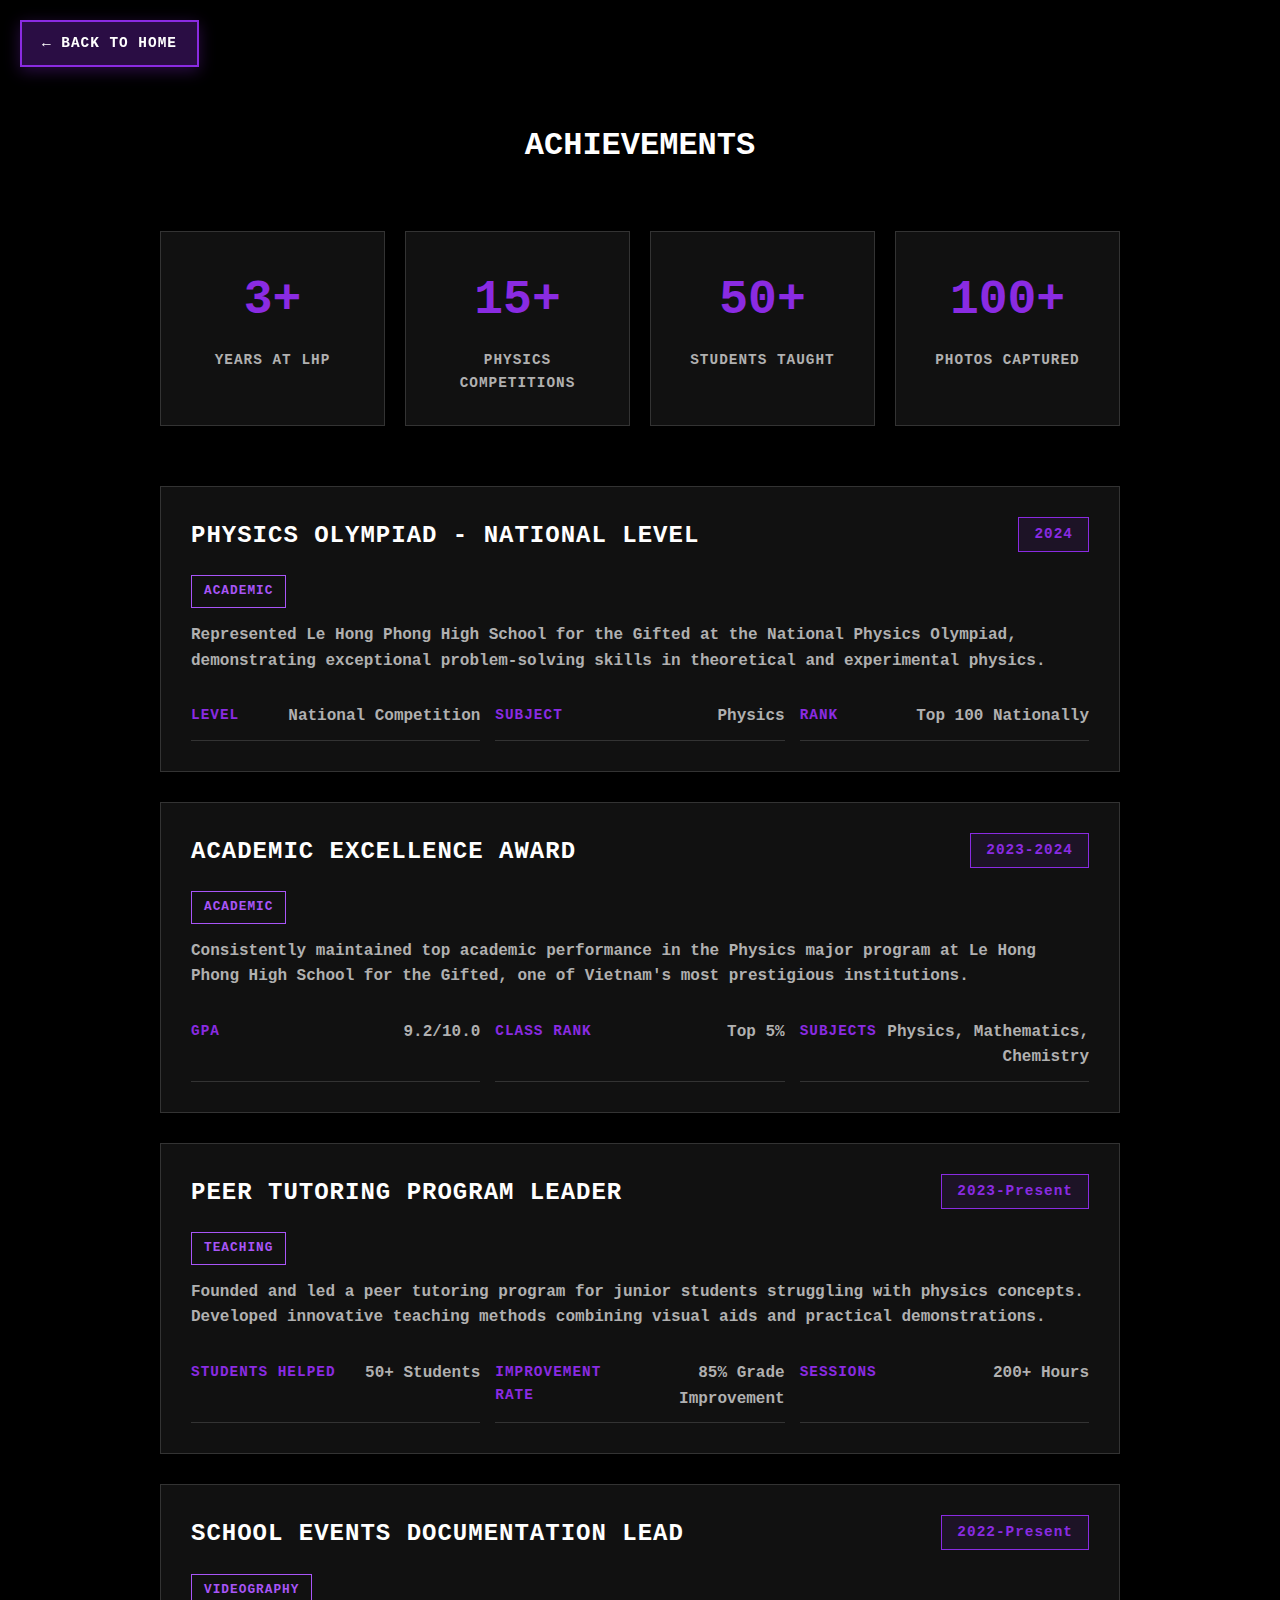
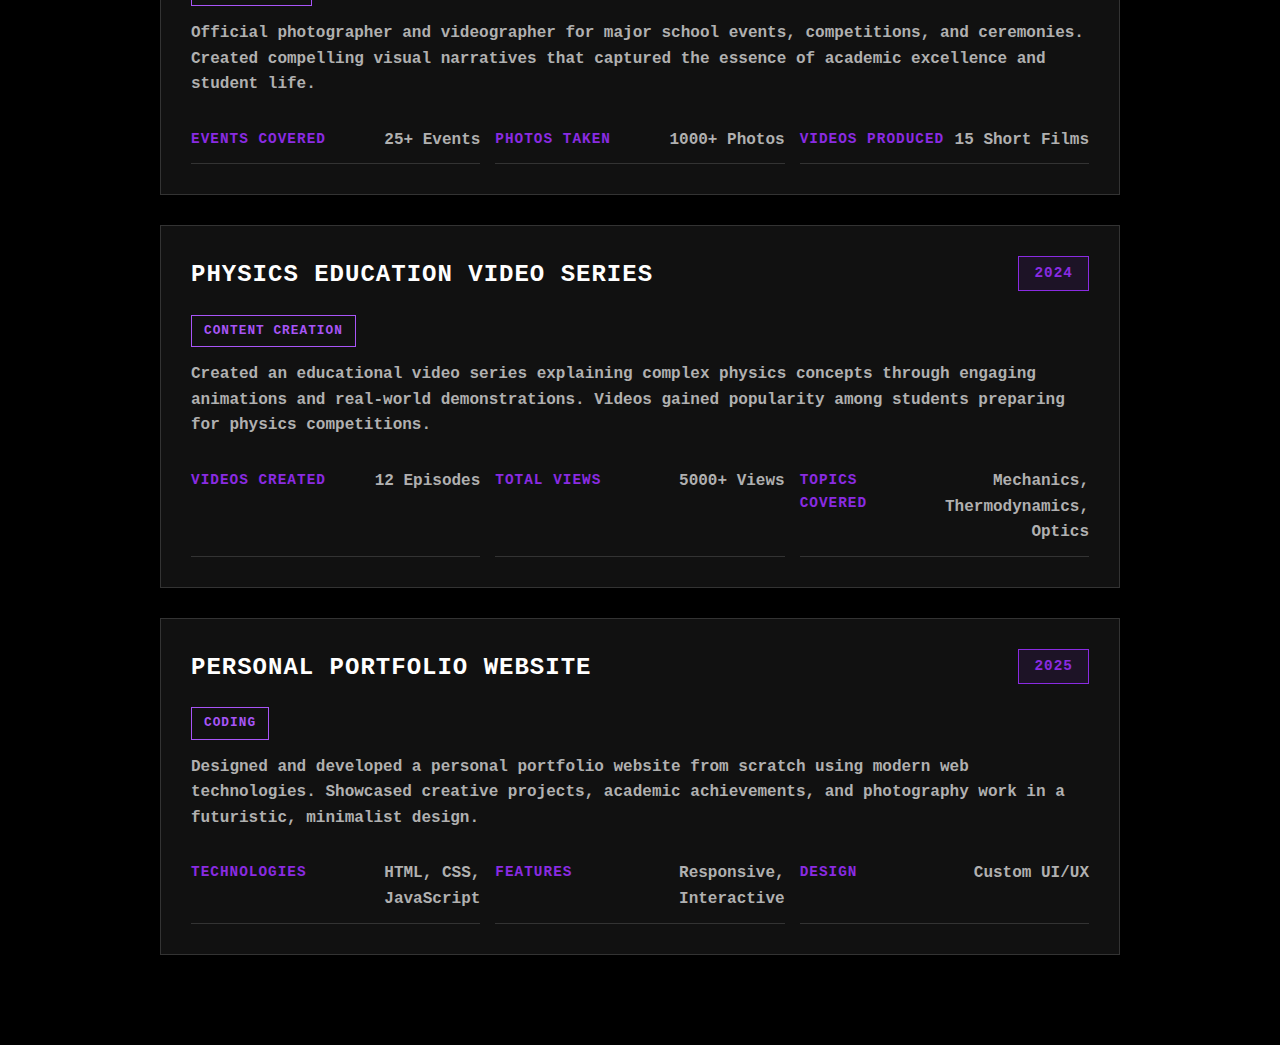
<file: achievements.html>
<!DOCTYPE html>
<html lang="en">
<head>
    <meta charset="UTF-8">
    <meta name="viewport" content="width=device-width, initial-scale=1.0">
    <title>Achievements - Tuan Hung</title>
    <link rel="stylesheet" href="style.css">
    <style>
        .achievement-card {
            background: var(--secondary-bg);
            border: 1px solid var(--border-color);
            padding: 30px;
            margin-bottom: 30px;
            transition: all 0.3s ease;
            position: relative;
            overflow: hidden;
        }

        .achievement-card::before {
            content: '';
            position: absolute;
            top: 0;
            left: -100%;
            width: 100%;
            height: 3px;
            background: linear-gradient(90deg, var(--accent-purple), var(--light-purple));
            transition: left 0.3s ease;
        }

        .achievement-card:hover::before {
            left: 0;
        }

        .achievement-card:hover {
            transform: translateY(-5px);
            border-color: var(--accent-purple);
            box-shadow: 0 15px 35px rgba(138, 43, 226, 0.2);
        }

        .achievement-header {
            display: flex;
            justify-content: space-between;
            align-items: flex-start;
            margin-bottom: 20px;
            flex-wrap: wrap;
            gap: 15px;
        }

        .achievement-title {
            font-size: 1.5rem;
            color: var(--text-white);
            letter-spacing: 1px;
            margin: 0;
        }

        .achievement-date {
            color: var(--accent-purple);
            font-size: 0.9rem;
            letter-spacing: 1px;
            background: rgba(138, 43, 226, 0.1);
            padding: 5px 15px;
            border: 1px solid var(--accent-purple);
        }

        .achievement-category {
            display: inline-block;
            background: transparent;
            border: 1px solid var(--light-purple);
            color: var(--light-purple);
            padding: 5px 12px;
            font-size: 0.8rem;
            letter-spacing: 1px;
            margin-bottom: 15px;
        }

        .achievement-description {
            color: var(--text-gray);
            line-height: 1.6;
            margin-bottom: 20px;
        }

        .achievement-details {
            display: grid;
            grid-template-columns: repeat(auto-fit, minmax(200px, 1fr));
            gap: 15px;
            margin-top: 20px;
        }

        .detail-item {
            display: flex;
            justify-content: space-between;
            padding: 10px 0;
            border-bottom: 1px solid var(--border-color);
        }

        .detail-label {
            color: var(--accent-purple);
            font-size: 0.9rem;
            letter-spacing: 1px;
        }

        .detail-value {
            color: var(--text-gray);
            text-align: right;
        }

        .page-nav {
            position: fixed;
            top: 20px;
            left: 20px;
            z-index: 1000;
        }

        .back-button {
            background: rgba(138, 43, 226, 0.3);
            border: 2px solid var(--accent-purple);
            color: var(--text-white);
            padding: 10px 20px;
            font-size: 0.9rem;
            letter-spacing: 1px;
            cursor: pointer;
            transition: all 0.3s ease;
            font-family: inherit;
            text-decoration: none;
            display: inline-block;
            backdrop-filter: blur(10px);
            box-shadow: 0 4px 15px rgba(138, 43, 226, 0.3);
        }

        .back-button:hover {
            background: var(--accent-purple);
            color: var(--text-white);
            transform: translateY(-2px);
            box-shadow: 0 6px 20px rgba(138, 43, 226, 0.4);
        }

        .achievements-container {
            max-width: 1000px;
            margin: 0 auto;
            padding: 120px 20px 60px;
        }

        .stats-grid {
            display: grid;
            grid-template-columns: repeat(auto-fit, minmax(200px, 1fr));
            gap: 20px;
            margin-bottom: 60px;
        }

        .stat-card {
            background: var(--secondary-bg);
            border: 1px solid var(--border-color);
            padding: 30px 20px;
            text-align: center;
            transition: all 0.3s ease;
        }

        .stat-card:hover {
            border-color: var(--accent-purple);
            transform: translateY(-3px);
        }

        .stat-number {
            font-size: 3rem;
            color: var(--accent-purple);
            font-weight: bold;
            margin-bottom: 10px;
        }

        .stat-label {
            color: var(--text-gray);
            letter-spacing: 1px;
            text-transform: uppercase;
            font-size: 0.9rem;
        }

        /* Mobile optimizations for achievements page */
        @media (max-width: 768px) {
            .achievements-container {
                padding: 100px 25px 50px;
            }
            
            .page-nav {
                top: 15px;
                left: 15px;
            }
            
            .back-button {
                padding: 8px 16px;
                font-size: 0.8rem;
                box-shadow: 0 3px 12px rgba(138, 43, 226, 0.4);
            }
            
            .stats-grid {
                grid-template-columns: repeat(2, 1fr);
                gap: 15px;
                margin-bottom: 40px;
            }
            
            .stat-card {
                padding: 20px 15px;
            }
            
            .stat-number {
                font-size: 2.5rem;
            }
            
            .stat-label {
                font-size: 0.8rem;
            }
            
            .achievement-card {
                padding: 20px;
                margin-bottom: 20px;
            }
            
            .achievement-header {
                flex-direction: column;
                gap: 10px;
                align-items: flex-start;
            }
            
            .achievement-title {
                font-size: 1.3rem;
            }
            
            .achievement-date {
                font-size: 0.8rem;
                padding: 4px 12px;
            }
            
            .achievement-details {
                grid-template-columns: 1fr;
                gap: 10px;
            }
        }
        
        @media (max-width: 480px) {
            .achievements-container {
                padding: 90px 20px 40px;
            }
            
            .stats-grid {
                grid-template-columns: 1fr;
                gap: 12px;
            }
            
            .stat-card {
                padding: 15px 10px;
            }
            
            .stat-number {
                font-size: 2rem;
            }
            
            .achievement-card {
                padding: 15px;
            }
            
            .achievement-title {
                font-size: 1.1rem;
                line-height: 1.3;
            }
            
            .achievement-description {
                font-size: 0.9rem;
                line-height: 1.6;
            }
        }
    </style>
</head>
<body>
    <div class="page-nav">
        <a href="index.html" class="back-button">← BACK TO HOME</a>
        <button class="mobile-menu-toggle" aria-label="Toggle mobile menu" style="display: none;">
            <span class="hamburger-line"></span>
            <span class="hamburger-line"></span>
            <span class="hamburger-line"></span>
        </button>
    </div>

    <div class="achievements-container">
        <div class="section-header">
            <h1>ACHIEVEMENTS</h1>
        </div>

        <!-- Stats Overview -->
        <div class="stats-grid">
            <div class="stat-card">
                <div class="stat-number">3+</div>
                <div class="stat-label">Years at LHP</div>
            </div>
            <div class="stat-card">
                <div class="stat-number">15+</div>
                <div class="stat-label">Physics Competitions</div>
            </div>
            <div class="stat-card">
                <div class="stat-number">50+</div>
                <div class="stat-label">Students Taught</div>
            </div>
            <div class="stat-card">
                <div class="stat-number">100+</div>
                <div class="stat-label">Photos Captured</div>
            </div>
        </div>

        <!-- Academic Achievements -->
        <div class="achievement-card">
            <div class="achievement-header">
                <h3 class="achievement-title">PHYSICS OLYMPIAD - NATIONAL LEVEL</h3>
                <span class="achievement-date">2024</span>
            </div>
            <div class="achievement-category">ACADEMIC</div>
            <div class="achievement-description">
                Represented Le Hong Phong High School for the Gifted at the National Physics Olympiad, 
                demonstrating exceptional problem-solving skills in theoretical and experimental physics.
            </div>
            <div class="achievement-details">
                <div class="detail-item">
                    <span class="detail-label">LEVEL</span>
                    <span class="detail-value">National Competition</span>
                </div>
                <div class="detail-item">
                    <span class="detail-label">SUBJECT</span>
                    <span class="detail-value">Physics</span>
                </div>
                <div class="detail-item">
                    <span class="detail-label">RANK</span>
                    <span class="detail-value">Top 100 Nationally</span>
                </div>
            </div>
        </div>

        <div class="achievement-card">
            <div class="achievement-header">
                <h3 class="achievement-title">ACADEMIC EXCELLENCE AWARD</h3>
                <span class="achievement-date">2023-2024</span>
            </div>
            <div class="achievement-category">ACADEMIC</div>
            <div class="achievement-description">
                Consistently maintained top academic performance in the Physics major program at 
                Le Hong Phong High School for the Gifted, one of Vietnam's most prestigious institutions.
            </div>
            <div class="achievement-details">
                <div class="detail-item">
                    <span class="detail-label">GPA</span>
                    <span class="detail-value">9.2/10.0</span>
                </div>
                <div class="detail-item">
                    <span class="detail-label">CLASS RANK</span>
                    <span class="detail-value">Top 5%</span>
                </div>
                <div class="detail-item">
                    <span class="detail-label">SUBJECTS</span>
                    <span class="detail-value">Physics, Mathematics, Chemistry</span>
                </div>
            </div>
        </div>

        <!-- Teaching Achievements -->
        <div class="achievement-card">
            <div class="achievement-header">
                <h3 class="achievement-title">PEER TUTORING PROGRAM LEADER</h3>
                <span class="achievement-date">2023-Present</span>
            </div>
            <div class="achievement-category">TEACHING</div>
            <div class="achievement-description">
                Founded and led a peer tutoring program for junior students struggling with physics concepts. 
                Developed innovative teaching methods combining visual aids and practical demonstrations.
            </div>
            <div class="achievement-details">
                <div class="detail-item">
                    <span class="detail-label">STUDENTS HELPED</span>
                    <span class="detail-value">50+ Students</span>
                </div>
                <div class="detail-item">
                    <span class="detail-label">IMPROVEMENT RATE</span>
                    <span class="detail-value">85% Grade Improvement</span>
                </div>
                <div class="detail-item">
                    <span class="detail-label">SESSIONS</span>
                    <span class="detail-value">200+ Hours</span>
                </div>
            </div>
        </div>

        <!-- Creative Achievements -->
        <div class="achievement-card">
            <div class="achievement-header">
                <h3 class="achievement-title">SCHOOL EVENTS DOCUMENTATION LEAD</h3>
                <span class="achievement-date">2022-Present</span>
            </div>
            <div class="achievement-category">VIDEOGRAPHY</div>
            <div class="achievement-description">
                Official photographer and videographer for major school events, competitions, and ceremonies. 
                Created compelling visual narratives that captured the essence of academic excellence and student life.
            </div>
            <div class="achievement-details">
                <div class="detail-item">
                    <span class="detail-label">EVENTS COVERED</span>
                    <span class="detail-value">25+ Events</span>
                </div>
                <div class="detail-item">
                    <span class="detail-label">PHOTOS TAKEN</span>
                    <span class="detail-value">1000+ Photos</span>
                </div>
                <div class="detail-item">
                    <span class="detail-label">VIDEOS PRODUCED</span>
                    <span class="detail-value">15 Short Films</span>
                </div>
            </div>
        </div>

        <div class="achievement-card">
            <div class="achievement-header">
                <h3 class="achievement-title">PHYSICS EDUCATION VIDEO SERIES</h3>
                <span class="achievement-date">2024</span>
            </div>
            <div class="achievement-category">CONTENT CREATION</div>
            <div class="achievement-description">
                Created an educational video series explaining complex physics concepts through engaging animations 
                and real-world demonstrations. Videos gained popularity among students preparing for physics competitions.
            </div>
            <div class="achievement-details">
                <div class="detail-item">
                    <span class="detail-label">VIDEOS CREATED</span>
                    <span class="detail-value">12 Episodes</span>
                </div>
                <div class="detail-item">
                    <span class="detail-label">TOTAL VIEWS</span>
                    <span class="detail-value">5000+ Views</span>
                </div>
                <div class="detail-item">
                    <span class="detail-label">TOPICS COVERED</span>
                    <span class="detail-value">Mechanics, Thermodynamics, Optics</span>
                </div>
            </div>
        </div>

        <!-- Technical Achievements -->
        <div class="achievement-card">
            <div class="achievement-header">
                <h3 class="achievement-title">PERSONAL PORTFOLIO WEBSITE</h3>
                <span class="achievement-date">2025</span>
            </div>
            <div class="achievement-category">CODING</div>
            <div class="achievement-description">
                Designed and developed a personal portfolio website from scratch using modern web technologies. 
                Showcased creative projects, academic achievements, and photography work in a futuristic, minimalist design.
            </div>
            <div class="achievement-details">
                <div class="detail-item">
                    <span class="detail-label">TECHNOLOGIES</span>
                    <span class="detail-value">HTML, CSS, JavaScript</span>
                </div>
                <div class="detail-item">
                    <span class="detail-label">FEATURES</span>
                    <span class="detail-value">Responsive, Interactive</span>
                </div>
                <div class="detail-item">
                    <span class="detail-label">DESIGN</span>
                    <span class="detail-value">Custom UI/UX</span>
                </div>
            </div>
        </div>
    </div>

    <script src="app.js"></script>
</body>
</html>
</file>
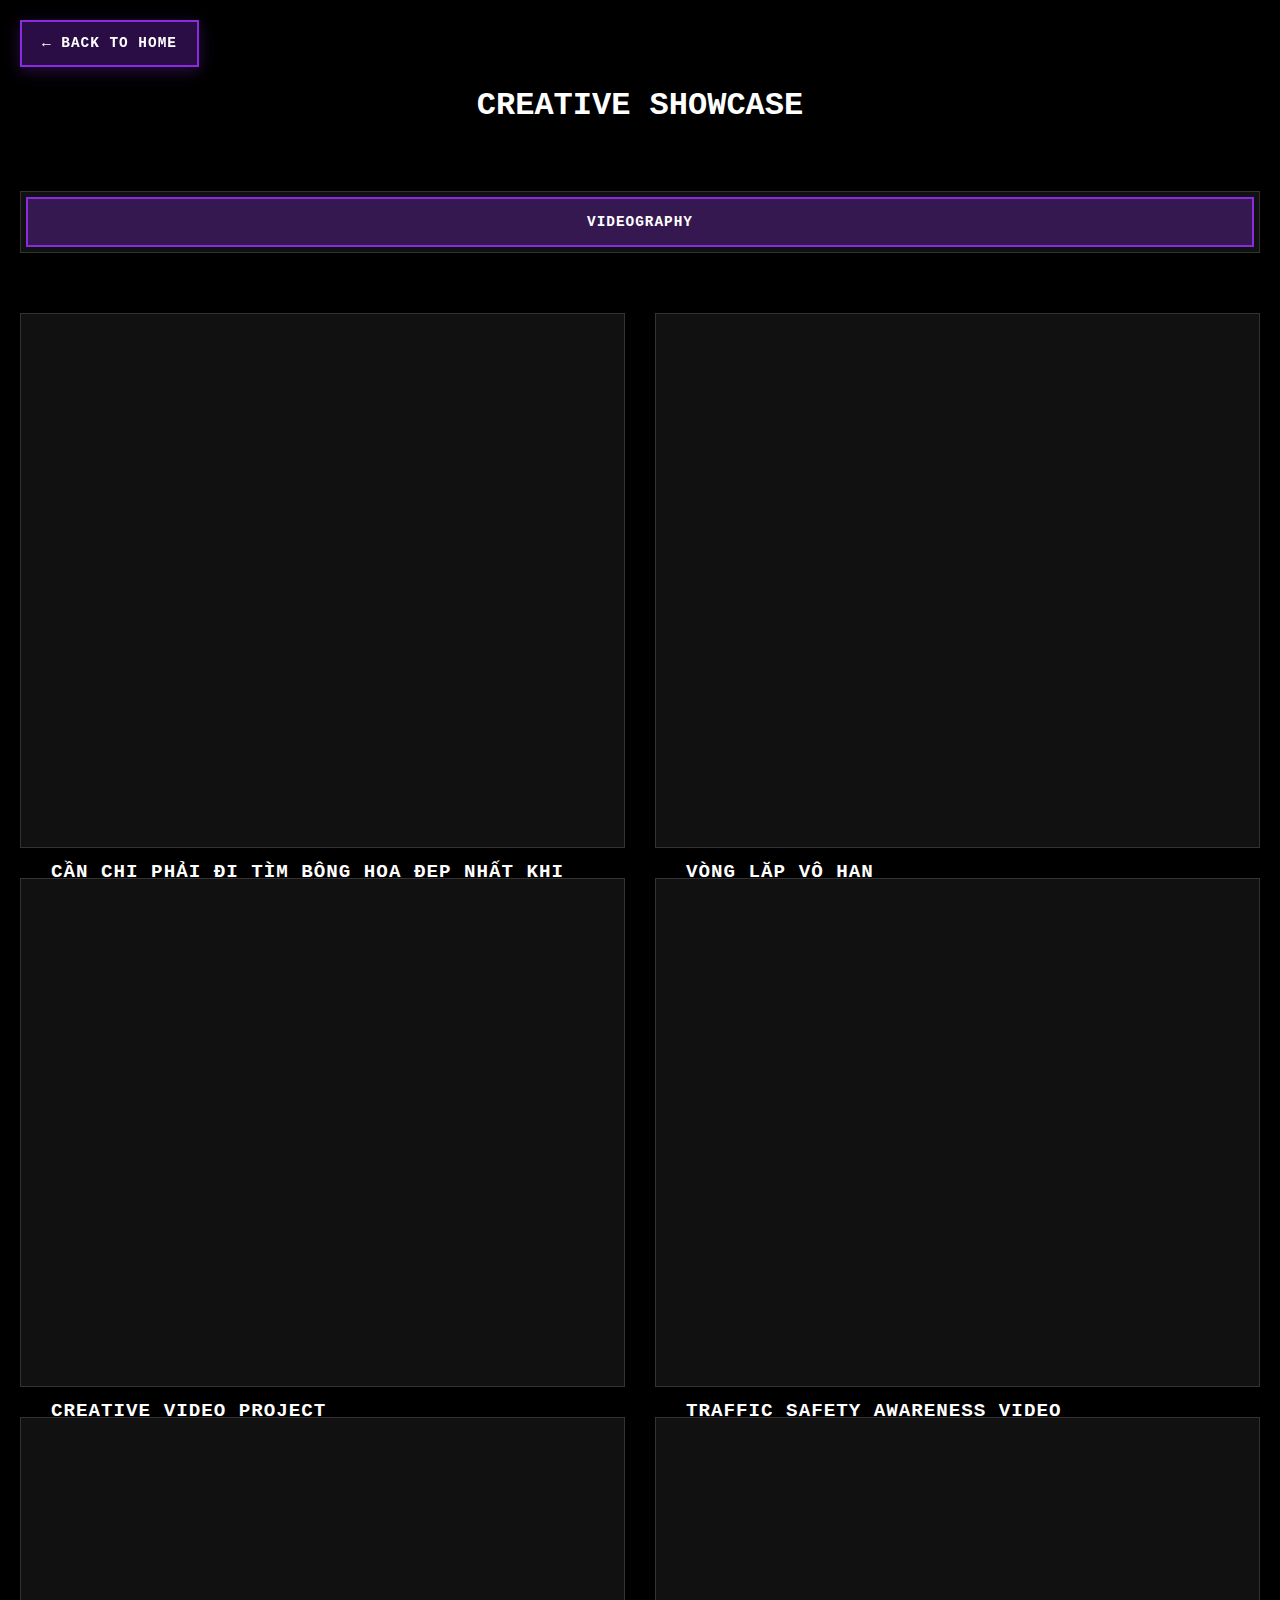
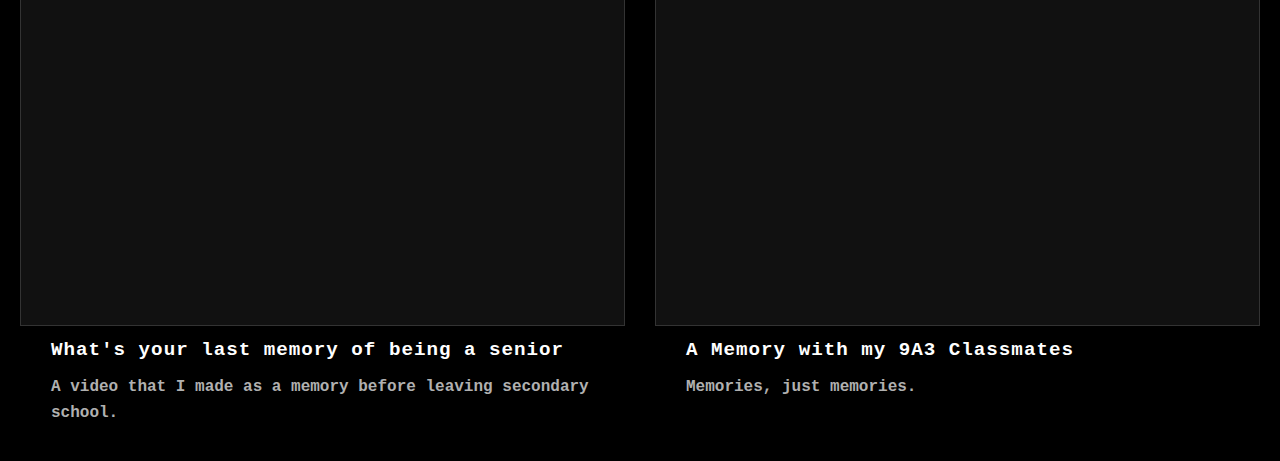
<file: showcase.html>
<!DOCTYPE html>
<html lang="en">
<head>
    <meta charset="UTF-8">
    <meta name="viewport" content="width=device-width, initial-scale=1.0">
    <title>Creative Showcase - Tuan Hung</title>
    <link rel="stylesheet" href="style.css">
    <style>
        .showcase-container {
            max-width: 1400px;
            margin: 0 auto;
            padding: 80px 20px 60px;
        }

        .page-nav {
            position: fixed;
            top: 20px;
            left: 20px;
            z-index: 1000;
        }

        .back-button {
            background: rgba(138, 43, 226, 0.3);
            border: 2px solid var(--accent-purple);
            color: var(--text-white);
            padding: 10px 20px;
            font-size: 0.9rem;
            letter-spacing: 1px;
            cursor: pointer;
            transition: all 0.3s ease;
            font-family: inherit;
            text-decoration: none;
            display: inline-block;
            backdrop-filter: blur(10px);
            box-shadow: 0 4px 15px rgba(138, 43, 226, 0.3);
        }

        .back-button:hover {
            background: var(--accent-purple);
            color: var(--text-white);
            transform: translateY(-2px);
            box-shadow: 0 6px 20px rgba(138, 43, 226, 0.4);
        }

        .showcase-tabs {
            display: flex;
            justify-content: center;
            gap: 2px;
            margin-bottom: 60px;
            background: var(--secondary-bg);
            border: 1px solid var(--border-color);
            padding: 5px;
        }

        .tab-button {
            background: rgba(138, 43, 226, 0.1);
            border: 2px solid var(--accent-purple);
            color: var(--text-gray);
            padding: 15px 30px;
            font-size: 0.9rem;
            font-weight: bold;
            letter-spacing: 1px;
            cursor: pointer;
            transition: all 0.3s ease;
            font-family: inherit;
            flex: 1;
            text-transform: uppercase;
        }

        .tab-button.active {
            background: rgba(138, 43, 226, 0.3);
            color: var(--text-white);
            border-color: var(--accent-purple);
        }

        .tab-button:hover:not(.active) {
            background: rgba(138, 43, 226, 0.2);
            color: var(--accent-purple);
            border-color: var(--hover-purple);
        }

        .tab-content {
            display: none;
        }

        .tab-content.active {
            display: block;
        }

        /* Gallery Styles */
        .gallery-grid {
            display: grid;
            grid-template-columns: repeat(auto-fit, minmax(300px, 1fr));
            gap: 20px;
            margin-bottom: 40px;
        }

        .gallery-item {
            background: var(--secondary-bg);
            border: 1px solid var(--border-color);
            overflow: hidden;
            transition: all 0.3s ease;
            position: relative;
            aspect-ratio: 16/9;
            cursor: pointer;
        }

        .gallery-item:hover {
            transform: translateY(-5px);
            border-color: var(--accent-purple);
            box-shadow: 0 15px 35px rgba(138, 43, 226, 0.2);
        }

        .gallery-item img,
        .gallery-item video {
            width: 100%;
            height: 100%;
            object-fit: cover;
            transition: all 0.3s ease;
        }

        .gallery-item:hover img,
        .gallery-item:hover video {
            transform: scale(1.05);
        }

        .gallery-overlay {
            position: absolute;
            top: 0;
            left: 0;
            right: 0;
            bottom: 0;
            background: linear-gradient(to bottom, transparent, rgba(0,0,0,0.8));
            opacity: 0;
            transition: opacity 0.3s ease;
            display: flex;
            align-items: flex-end;
            padding: 20px;
        }

        .gallery-item:hover .gallery-overlay {
            opacity: 1;
        }

        .gallery-info {
            color: var(--text-white);
        }

        .gallery-title {
            font-size: 1.1rem;
            margin-bottom: 5px;
            letter-spacing: 1px;
        }

        .gallery-description {
            font-size: 0.9rem;
            color: var(--text-gray);
            letter-spacing: 0.5px;
        }

        /* Photography specific styles */
        .photo-grid {
            display: grid;
            grid-template-columns: repeat(auto-fit, minmax(250px, 1fr));
            gap: 15px;
        }

        .photo-item {
            background: var(--secondary-bg);
            border: 1px solid var(--border-color);
            overflow: hidden;
            transition: all 0.3s ease;
            position: relative;
            cursor: pointer;
        }

        .photo-item:nth-child(3n) {
            grid-row: span 2;
        }

        .photo-item:nth-child(5n) {
            grid-column: span 2;
        }

        .photo-item:hover {
            transform: scale(1.02);
            border-color: var(--accent-purple);
            z-index: 10;
        }

        .photo-placeholder {
            width: 100%;
            height: 200px;
            background: linear-gradient(45deg, var(--secondary-bg), var(--border-color));
            display: flex;
            align-items: center;
            justify-content: center;
            color: var(--text-gray);
            font-size: 0.9rem;
            letter-spacing: 1px;
        }

        /* Video specific styles */
        .video-grid {
            display: grid;
            grid-template-columns: repeat(auto-fit, minmax(400px, 1fr));
            gap: 30px;
        }

        .video-card {
            background: var(--secondary-bg);
            border: 1px solid var(--border-color);
            padding: 30px;
            transition: all 0.3s ease;
        }

        .video-card:hover {
            border-color: var(--accent-purple);
            box-shadow: 0 8px 20px rgba(138, 43, 226, 0.15);
        }

        .video-placeholder {
            width: 100%;
            height: 225px;
            background: linear-gradient(45deg, var(--secondary-bg), var(--border-color));
            display: flex;
            align-items: center;
            justify-content: center;
            color: var(--text-gray);
            font-size: 0.9rem;
            letter-spacing: 1px;
            margin-bottom: 15px;
            border: 1px solid var(--border-color);
            position: relative;
            overflow: hidden;
        }

        .video-container {
            position: relative;
            width: 100%;
            margin-bottom: 20px;
            border-radius: 4px;
            overflow: hidden;
        }

        .video-container iframe,
        .video-container video {
            width: 100%;
            height: 280px;
            border: none;
            border-radius: 4px;
        }

        .upload-prompt {
            text-align: center;
            padding: 20px;
            transition: all 0.3s ease;
        }

        .upload-icon {
            font-size: 2rem;
            display: block;
            margin-bottom: 10px;
        }

        .upload-prompt p {
            font-size: 0.8rem;
            letter-spacing: 1px;
            color: var(--accent-purple);
        }

        .video-placeholder:hover .upload-prompt {
            transform: scale(1.1);
        }

        .video-placeholder::before {
            content: '';
            position: absolute;
            top: 0;
            left: -100%;
            width: 100%;
            height: 100%;
            background: linear-gradient(90deg, transparent, rgba(138, 43, 226, 0.1), transparent);
            transition: left 0.5s ease;
        }

        .video-placeholder:hover::before {
            left: 100%;
        }

        .video-info {
            padding: 20px 0;
        }

        .video-title {
            color: var(--text-white);
            font-size: 1.2rem;
            margin-bottom: 10px;
            letter-spacing: 1px;
        }

        .video-description {
            color: var(--text-gray);
            line-height: 1.6;
            margin-bottom: 15px;
        }

        .video-meta {
            display: flex;
            justify-content: space-between;
            align-items: center;
            font-size: 0.8rem;
            color: var(--accent-purple);
            letter-spacing: 1px;
        }

        /* Equipment Section */
        .equipment-section {
            margin-top: 60px;
            padding-top: 60px;
            border-top: 1px solid var(--border-color);
        }

        .equipment-grid {
            display: grid;
            grid-template-columns: repeat(auto-fit, minmax(200px, 1fr));
            gap: 20px;
            margin-top: 30px;
        }

        .equipment-item {
            background: var(--secondary-bg);
            border: 1px solid var(--border-color);
            padding: 20px;
            text-align: center;
            transition: all 0.3s ease;
        }

        .equipment-item:hover {
            border-color: var(--accent-purple);
            transform: translateY(-3px);
        }

        .equipment-icon {
            font-size: 2rem;
            color: var(--accent-purple);
            margin-bottom: 15px;
        }

        .equipment-name {
            color: var(--text-white);
            font-size: 1rem;
            margin-bottom: 5px;
            letter-spacing: 1px;
        }

        .equipment-type {
            color: var(--text-gray);
            font-size: 0.8rem;
            letter-spacing: 1px;
        }

        .modal {
            display: none;
            position: fixed;
            top: 0;
            left: 0;
            width: 100%;
            height: 100%;
            background: rgba(0, 0, 0, 0.9);
            z-index: 2000;
            justify-content: center;
            align-items: center;
            padding: 20px;
        }

        .modal.active {
            display: flex;
        }

        .modal-content {
            max-width: 90%;
            max-height: 90%;
            position: relative;
        }

        .modal-content img,
        .modal-content video {
            width: 100%;
            height: auto;
            max-height: 80vh;
            object-fit: contain;
        }

        .close-modal {
            position: absolute;
            top: -40px;
            right: 0;
            color: var(--text-white);
            font-size: 2rem;
            cursor: pointer;
            background: none;
            border: none;
        }

        @media (max-width: 1024px) {
            .showcase-container {
                padding: 70px 30px 50px;
            }
            
            .video-grid {
                grid-template-columns: repeat(auto-fit, minmax(350px, 1fr));
            }
            
            .gallery-grid {
                grid-template-columns: repeat(auto-fit, minmax(280px, 1fr));
            }
        }

        @media (max-width: 768px) {
            .showcase-container {
                padding: 70px 25px 50px;
            }
            
            .page-nav {
                top: 15px;
                left: 15px;
            }
            
            .back-button {
                padding: 8px 16px;
                font-size: 0.8rem;
                box-shadow: 0 3px 12px rgba(138, 43, 226, 0.4);
            }
            
            .showcase-tabs {
                flex-direction: column;
                margin-bottom: 40px;
            }
            
            .tab-button {
                padding: 12px 20px;
                font-size: 0.8rem;
            }
            
            .gallery-grid,
            .video-grid {
                grid-template-columns: 1fr;
                gap: 20px;
            }
            
            .photo-item:nth-child(3n),
            .photo-item:nth-child(5n) {
                grid-row: span 1;
                grid-column: span 1;
            }
            
            .video-card {
                padding: 15px;
            }
            
            .video-title {
                font-size: 1.1rem;
            }
            
            .video-description {
                font-size: 0.9rem;
            }
            
            .video-meta {
                font-size: 0.75rem;
                flex-direction: column;
                gap: 5px;
                align-items: flex-start;
            }
            
            .equipment-grid {
                grid-template-columns: repeat(2, 1fr);
                gap: 15px;
            }
            
            .equipment-item {
                padding: 15px;
            }
            
            .equipment-icon {
                font-size: 1.5rem;
            }
            
            .equipment-name {
                font-size: 0.9rem;
            }
            
            .equipment-type {
                font-size: 0.75rem;
            }
        }
        
        @media (max-width: 480px) {
            .showcase-container {
                padding: 70px 20px 40px;
            }
            
            .tab-button {
                padding: 10px 15px;
                font-size: 0.75rem;
            }
            
            .video-card {
                padding: 12px;
            }
            
            .video-placeholder {
                height: 180px;
                font-size: 0.8rem;
            }
            
            .video-title {
                font-size: 1rem;
                margin-bottom: 8px;
            }
            
            .video-description {
                font-size: 0.85rem;
                margin-bottom: 12px;
            }
            
            .photo-placeholder {
                height: 150px;
                font-size: 0.8rem;
            }
            
            .equipment-grid {
                grid-template-columns: 1fr;
                gap: 12px;
            }
            
            .equipment-item {
                padding: 12px;
            }
            
            .equipment-icon {
                font-size: 1.3rem;
                margin-bottom: 10px;
            }
            
            .equipment-name {
                font-size: 0.85rem;
                margin-bottom: 3px;
            }
            
            .equipment-type {
                font-size: 0.7rem;
            }
            
            .modal-content {
                max-width: 95%;
                max-height: 85%;
            }
            
            .close-modal {
                top: -35px;
                font-size: 1.5rem;
            }
        }
        
        /* Touch device optimizations */
        @media (hover: none) and (pointer: coarse) {
            .tab-button {
                min-height: 44px;
            }
            
            .gallery-item,
            .photo-item,
            .video-placeholder {
                cursor: pointer;
            }
            
            .equipment-item:hover {
                transform: none;
            }
            
            .gallery-item:hover,
            .photo-item:hover {
                transform: none;
            }
            
            .gallery-overlay {
                opacity: 1;
                background: linear-gradient(to bottom, transparent 50%, rgba(0,0,0,0.8));
            }
        }
    </style>
</head>
<body>
    <div class="page-nav">
        <a href="index.html" class="back-button">← BACK TO HOME</a>
        <button class="mobile-menu-toggle" aria-label="Toggle mobile menu" style="display: none;">
            <span class="hamburger-line"></span>
            <span class="hamburger-line"></span>
            <span class="hamburger-line"></span>
        </button>
    </div>

    <div class="showcase-container">
        <div class="section-header">
            <h1>CREATIVE SHOWCASE</h1>
        </div>

        <div class="showcase-tabs">
            <button class="tab-button active" data-tab="videography">VIDEOGRAPHY</button>
        

        </div>

        <!-- Videography Tab -->
        <div id="videography" class="tab-content active">
            <div class="video-grid">
                <div class="video-card">
                    <div class="video-container">
                        <iframe width="100%" height="280" src="https://www.youtube.com/embed/WRTXtlA3G6g" 
                                title="Physics Tutorial: Wave Mechanics" frameborder="0" 
                                allow="accelerometer; autoplay; clipboard-write; encrypted-media; gyroscope; picture-in-picture" 
                                allowfullscreen loading="lazy">
                        </iframe>
                    </div>
                    <div class="video-info">
                        <div class="video-title">CẦN CHI PHẢI ĐI TÌM BÔNG HOA ĐẸP NHẤT KHI CỜ LỜ ĐÃ CÓ 1 VƯỜN HOA</div>
                        <div class="video-description">
                            A Project for 8/3 International Women's Day
                        </div>
                    </div>
                </div>

                <div class="video-card">
                    <div class="video-container">
                        <iframe width="100%" height="280" src="https://www.youtube.com/embed/8F0utGjt1qA" 
                                title="Creative Video Project" frameborder="0" 
                                allow="accelerometer; autoplay; clipboard-write; encrypted-media; gyroscope; picture-in-picture" 
                                allowfullscreen loading="lazy">
                        </iframe>
                    </div>
                    <div class="video-info">
                        <div class="video-title">VÒNG LẶP VÔ HẠN</div>
                        <div class="video-description">
                            A media product's of Le Hong Phong Press Club that I had a chance to work with as a director, cameraman and editor.
                        </div>
                    </div>
                </div>

               <div class="video-card">
                    <div class="video-container">
                        <iframe width="100%" height="280" src="https://www.youtube.com/embed/c_sKu3Iz69g" 
                                title="Creative Video Project" frameborder="0" 
                                allow="accelerometer; autoplay; clipboard-write; encrypted-media; gyroscope; picture-in-picture" 
                                allowfullscreen loading="lazy">
                        </iframe>
                    </div>
                    <div class="video-info">
                        <div class="video-title">CREATIVE VIDEO PROJECT</div>
                        <div class="video-description">
                            Just an edit of my old Translating Device.
                        </div> 
                    </div>
                </div>

                <div class="video-card">
                    <div class="video-container">
                        <iframe width="100%" height="280" src="https://www.youtube.com/embed/IwNeeX5-ywg" 
                                title="Video Project" frameborder="0" 
                                allow="accelerometer; autoplay; clipboard-write; encrypted-media; gyroscope; picture-in-picture" 
                                allowfullscreen loading="lazy">
                        </iframe>
                    </div>
                    <div class="video-info">
                        <div class="video-title">TRAFFIC SAFETY AWARENESS VIDEO</div>
                        <div class="video-description">
                            A video campaign to raise awareness of young people about traffic safety.
                        </div>
                    </div>
                </div>

                <div class="video-card">
                    <div class="video-container">
                        <iframe width="100%" height="280" src="https://www.youtube.com/embed/rqh-EVtVmhc" 
                                title="New Video Project" frameborder="0" 
                                allow="accelerometer; autoplay; clipboard-write; encrypted-media; gyroscope; picture-in-picture" 
                                allowfullscreen loading="lazy">
                        </iframe>
                    </div>
                    <div class="video-info">
                        <div class="video-title">What's your last memory of being a senior</div>
                        <div class="video-description">
                            A video that I made as a memory before leaving secondary school.
                        </div>
                    </div>
                </div>
                <div class="video-card">
                    <div class="video-container">
                        <iframe width="100%" height="280" src="https://www.youtube.com/embed/eom_VLlLSaw" 
                                title="Latest Creative Project" frameborder="0" 
                                allow="accelerometer; autoplay; clipboard-write; encrypted-media; gyroscope; picture-in-picture" 
                                allowfullscreen loading="lazy">
                        </iframe>
                    </div>
                    <div class="video-info">
                        <div class="video-title">A Memory with my 9A3 Classmates</div>
                        <div class="video-description">
                            Memories, just memories.
                        </div>
                    </div>
                </div>
            </div>
        </div>

        <!-- Photography Tab -->
        <div id="photography" class="tab-content">
            <div class="photo-grid">
                <div class="photo-item">
                    <div class="photo-placeholder">PORTRAIT: PHYSICS OLYMPIAD WINNER</div>
                    <div class="gallery-overlay">
                        <div class="gallery-info">
                            <div class="gallery-title">VICTORY PORTRAIT</div>
                            <div class="gallery-description">Capturing the joy of achievement</div>
                        </div>
                    </div>
                </div>
                
                <div class="photo-item">
                    <div class="photo-placeholder">LANDSCAPE: SCHOOL CAMPUS</div>
                    <div class="gallery-overlay">
                        <div class="gallery-info">
                            <div class="gallery-title">CAMPUS LIFE</div>
                            <div class="gallery-description">Morning light on the academic buildings</div>
                        </div>
                    </div>
                </div>
                
                <div class="photo-item">
                    <div class="photo-placeholder">MACRO: PHYSICS EQUIPMENT</div>
                    <div class="gallery-overlay">
                        <div class="gallery-info">
                            <div class="gallery-title">PRECISION TOOLS</div>
                            <div class="gallery-description">Close-up of laboratory instruments</div>
                        </div>
                    </div>
                </div>
                
                <div class="photo-item">
                    <div class="photo-placeholder">EVENT: SCIENCE FAIR</div>
                    <div class="gallery-overlay">
                        <div class="gallery-info">
                            <div class="gallery-title">INNOVATION SHOWCASE</div>
                            <div class="gallery-description">Students presenting their projects</div>
                        </div>
                    </div>
                </div>
                
                <div class="photo-item">
                    <div class="photo-placeholder">STREET: STUDENT LIFE</div>
                    <div class="gallery-overlay">
                        <div class="gallery-info">
                            <div class="gallery-title">CANDID MOMENTS</div>
                            <div class="gallery-description">Authentic student interactions</div>
                        </div>
                    </div>
                </div>
                
                <div class="photo-item">
                    <div class="photo-placeholder">ABSTRACT: LIGHT EXPERIMENTS</div>
                    <div class="gallery-overlay">
                        <div class="gallery-info">
                            <div class="gallery-title">PHYSICS AS ART</div>
                            <div class="gallery-description">Light refraction patterns</div>
                        </div>
                    </div>
                </div>
                
                <div class="photo-item">
                    <div class="photo-placeholder">PORTRAIT: TEACHING MOMENT</div>
                    <div class="gallery-overlay">
                        <div class="gallery-info">
                            <div class="gallery-title">KNOWLEDGE SHARING</div>
                            <div class="gallery-description">Peer tutoring session</div>
                        </div>
                    </div>
                </div>
                
                <div class="photo-item">
                    <div class="photo-placeholder">ARCHITECTURE: LIBRARY</div>
                    <div class="gallery-overlay">
                        <div class="gallery-info">
                            <div class="gallery-title">STUDY SANCTUARY</div>
                            <div class="gallery-description">Geometric lines and learning spaces</div>
                        </div>
                    </div>
                </div>
            </div>
        </div>

        <!-- Equipment Tab -->
        <div id="equipment" class="tab-content">
            <div class="section-header">
                <h2>MY CREATIVE TOOLS</h2>
            </div>
            
            <div class="equipment-grid">
                <div class="equipment-item">
                    <div class="equipment-icon">📷</div>
                    <div class="equipment-name">CANON EOS R6</div>
                    <div class="equipment-type">MIRRORLESS CAMERA</div>
                </div>
                
                <div class="equipment-item">
                    <div class="equipment-icon">🎥</div>
                    <div class="equipment-name">SONY FX3</div>
                    <div class="equipment-type">CINEMA CAMERA</div>
                </div>
                
                <div class="equipment-item">
                    <div class="equipment-icon">🔍</div>
                    <div class="equipment-name">CANON 24-70MM F/2.8</div>
                    <div class="equipment-type">STANDARD LENS</div>
                </div>
                
                <div class="equipment-item">
                    <div class="equipment-icon">📸</div>
                    <div class="equipment-name">CANON 85MM F/1.4</div>
                    <div class="equipment-type">PORTRAIT LENS</div>
                </div>
                
                <div class="equipment-item">
                    <div class="equipment-icon">🎬</div>
                    <div class="equipment-name">ADOBE PREMIERE PRO</div>
                    <div class="equipment-type">VIDEO EDITING</div>
                </div>
                
                <div class="equipment-item">
                    <div class="equipment-icon">🖼️</div>
                    <div class="equipment-name">ADOBE LIGHTROOM</div>
                    <div class="equipment-type">PHOTO EDITING</div>
                </div>
                
                <div class="equipment-item">
                    <div class="equipment-icon">🎙️</div>
                    <div class="equipment-name">RODE MICROPHONE</div>
                    <div class="equipment-type">AUDIO RECORDING</div>
                </div>
                
                <div class="equipment-item">
                    <div class="equipment-icon">💡</div>
                    <div class="equipment-name">LED PANEL LIGHTS</div>
                    <div class="equipment-type">LIGHTING KIT</div>
                </div>
            </div>

            <div class="equipment-section">
                <div class="section-header">
                    <h3>WORKFLOW & TECHNIQUES</h3>
                </div>
                
                <div style="max-width: 800px; margin: 0 auto; color: var(--text-gray); line-height: 1.8;">
                    <p style="margin-bottom: 20px;">
                        My creative process combines technical precision with artistic vision. For videography, 
                        I focus on storytelling through careful composition, dynamic movement, and strategic use of natural light.
                    </p>
                    
                    <p style="margin-bottom: 20px;">
                        In photography, I specialize in capturing authentic moments during school events and creating 
                        compelling portraits that reveal the dedication and passion of my fellow students.
                    </p>
                    
                    <p>
                        Post-production is where the magic happens - I use color grading and precise editing to enhance 
                        the emotional impact of each piece while maintaining the authentic feel of the original moment.
                    </p>
                </div>
            </div>
        </div>
    </div>

    <!-- Modal for viewing images/videos -->
    <div id="modal" class="modal">
        <div class="modal-content">
            <button class="close-modal">&times;</button>
            <div id="modal-media"></div>
        </div>
    </div>

    <script>
        // Tab switching functionality
        document.addEventListener('DOMContentLoaded', function() {
            const tabButtons = document.querySelectorAll('.tab-button');
            const tabContents = document.querySelectorAll('.tab-content');

            tabButtons.forEach(button => {
                button.addEventListener('click', function() {
                    const targetTab = this.getAttribute('data-tab');
                    
                    // Remove active class from all buttons and contents
                    tabButtons.forEach(btn => btn.classList.remove('active'));
                    tabContents.forEach(content => content.classList.remove('active'));
                    
                    // Add active class to clicked button and corresponding content
                    this.classList.add('active');
                    document.getElementById(targetTab).classList.add('active');
                });
            });

            // Modal functionality for placeholders
            const modal = document.getElementById('modal');
            const modalMedia = document.getElementById('modal-media');
            const closeModal = document.querySelector('.close-modal');
            const galleryItems = document.querySelectorAll('.gallery-item, .photo-item, .video-placeholder');

            galleryItems.forEach(item => {
                item.addEventListener('click', function() {
                    const placeholderText = this.textContent || this.querySelector('.photo-placeholder, .video-placeholder').textContent;
                    modalMedia.innerHTML = `<div style="padding: 50px; text-align: center; color: var(--text-gray); font-size: 1.2rem; letter-spacing: 1px;">${placeholderText}<br><br>Media content will be displayed here</div>`;
                    modal.classList.add('active');
                });
            });

            closeModal.addEventListener('click', function() {
                modal.classList.remove('active');
            });

            modal.addEventListener('click', function(e) {
                if (e.target === modal) {
                    modal.classList.remove('active');
                }
            });

            // Equipment hover effects
            const equipmentItems = document.querySelectorAll('.equipment-item');
            equipmentItems.forEach(item => {
                item.addEventListener('mouseenter', function() {
                    this.style.transform = 'translateY(-5px) scale(1.05)';
                });
                
                item.addEventListener('mouseleave', function() {
                    this.style.transform = 'translateY(0) scale(1)';
                });
            });
        });
    </script>
</body>
</html>
</file>
<file: style.css>
/* Reset and Base Styles */
* {
    margin: 0;
    padding: 0;
    box-sizing: border-box;
}

:root {
    --primary-bg: #000000;
    --secondary-bg: #111111;
    --accent-purple: #8A2BE2;
    --light-purple: #B266E5;
    --text-white: #FFFFFF;
    --text-gray: #CCCCCC;
    --border-color: #333333;
    --hover-purple: #9932CC;
    --bg-color: #000000;
    --text-white: #ffffff;
    --text-gray: #b0b0b0;
    --accent-purple: #8a2be2;
    --light-purple: #a855f7;
    --hover-purple: #9333ea;
    --border-color: #333;
    --vh: 1vh; /* Custom viewport height for mobile */
}

body {
    font-family: 'Courier New', monospace;
    background-color: var(--primary-bg);
    color: var(--text-white);
    line-height: 1.6;
    overflow-x: hidden;
    font-weight: 600;
    -webkit-font-smoothing: antialiased;
    -moz-osx-font-smoothing: grayscale;
    -webkit-text-size-adjust: 100%;
    -ms-text-size-adjust: 100%;
    text-size-adjust: 100%;
}

/* Global mobile optimizations */
* {
    -webkit-tap-highlight-color: rgba(138, 43, 226, 0.2);
    -webkit-touch-callout: none;
}

html {
    scroll-behavior: smooth;
    -webkit-overflow-scrolling: touch;
    overscroll-behavior: contain;
    scroll-snap-type: y proximity;
    scroll-padding-top: 0;
}

/* Ensure page starts at top on load */
body.homepage {
    scroll-behavior: auto;
}

.container {
    max-width: 1400px;
    margin: 0 auto;
    padding: 0 40px;
}

/* Scroll snap for main sections - less aggressive */
.hero, .video-section, .montage-section {
    scroll-snap-align: start;
}

/* Header Styles */
.header {
    position: fixed;
    top: 0;
    left: 0;
    width: 100%;
    background-color: rgba(0, 0, 0, 0.95);
    backdrop-filter: blur(10px);
    border-bottom: 1px solid var(--border-color);
    z-index: 1000;
    padding: 16.2px 0;
    transition: all 0.5s cubic-bezier(0.25, 0.46, 0.45, 0.94);
}

/* Dark mode for video section */
body.video-mode .header {
    transform: translateY(-100%);
    opacity: 0;
    pointer-events: none;
}

body.video-mode .back-to-top {
    opacity: 0;
    pointer-events: none;
}

/* Smooth hero to video transition */
.hero {
    height: 100vh;
    height: calc(var(--vh, 1vh) * 100);
    display: flex;
    align-items: center;
    justify-content: center;
    text-align: center;
    background: linear-gradient(135deg, var(--primary-bg) 0%, var(--secondary-bg) 80%);
    width: 100vw;
    margin-left: calc(-50vw + 50%);
    min-height: 500px;
    scroll-snap-align: start;
    transition: all 0.8s cubic-bezier(0.25, 0.46, 0.45, 0.94);
    position: relative;
    z-index: 1;
}

.nav {
    display: flex;
    justify-content: space-between;
    align-items: center;
    max-width: 1400px;
    margin: 0 auto;
    padding: 0 40px;
}

.logo {
    font-size: 1.2rem;
    font-weight: bold;
    color: var(--accent-purple);
    letter-spacing: 2px;
    display: flex;
    align-items: center;
    gap: 0.5rem;
    white-space: nowrap;
    flex-shrink: 0;
}

.logo span {
    font-size: 1rem;
    color: var(--text-gray);
    display: inline;
    font-weight: 500;
    letter-spacing: 1px;
    white-space: nowrap;
    flex-shrink: 0;
}

.logo-image {
    height: 4.5rem;
    width: auto;
    vertical-align: middle;
    display: inline-block;
    transition: opacity 0.3s ease;
    margin-top: -0.5rem;
}

.logo a {
    display: inline-block;
    text-decoration: none;
    line-height: 1;
}

.logo a:hover .logo-image {
    opacity: 0.8;
}

.nav-links {
    display: flex;
    gap: 25px;
}

.nav-links a {
    color: var(--text-white);
    text-decoration: none;
    font-size: 0.9rem;
    font-weight: 600;
    letter-spacing: 1px;
    transition: color 0.3s ease;
    border: 1px solid transparent;
    padding: 8px 16px;
    border-radius: 2px;
}

.nav-links a:hover {
    color: var(--accent-purple);
    border-color: var(--accent-purple);
}

/* Mobile Menu Toggle */
.mobile-menu-toggle {
    display: none;
    flex-direction: column;
    background: rgba(138, 43, 226, 0.1);
    border: 2px solid var(--accent-purple);
    border-radius: 4px;
    cursor: pointer;
    padding: 8px;
    z-index: 1001;
    transition: all 0.3s ease;
    font-family: 'Courier New', monospace;
}

.mobile-menu-toggle:hover {
    background: rgba(138, 43, 226, 0.2);
    border-color: var(--hover-purple);
}

.hamburger-line {
    width: 25px;
    height: 2px;
    background: var(--accent-purple);
    margin: 3px 0;
    transition: all 0.3s ease;
    transform-origin: center;
}

.mobile-menu-toggle.active .hamburger-line:nth-child(1) {
    transform: rotate(45deg) translate(6px, 6px);
}

.mobile-menu-toggle.active .hamburger-line:nth-child(2) {
    opacity: 0;
}

.mobile-menu-toggle.active .hamburger-line:nth-child(3) {
    transform: rotate(-45deg) translate(6px, -6px);
}

/* Hero Section */
.hero {
    height: 100vh;
    height: calc(var(--vh, 1vh) * 100); /* Use custom viewport height for mobile */
    display: flex;
    align-items: center;
    justify-content: center;
    text-align: center;
    background: linear-gradient(135deg, var(--primary-bg) 0%, var(--secondary-bg) 80%);
    width: 100vw;
    margin-left: calc(-50vw + 50%);
    min-height: 500px; /* Fallback minimum height */
}

.hero-content {
    max-width: 1000px;
    padding: 0 40px;
}

.hero-title {
    font-size: 4rem;
    font-weight: 900;
    margin-bottom: 10px;
    letter-spacing: 3px;
    background: linear-gradient(45deg, var(--text-white), var(--light-purple));
    -webkit-background-clip: text;
    -webkit-text-fill-color: transparent;
    background-clip: text;
    text-shadow: 0 0 30px rgba(138, 43, 226, 0.3);
}

.typewriter-container {
    display: inline-block;
    min-height: 1.2em;
    line-height: 1.2;
    position: relative;
}

.typewriter-text {
    display: inline;
    background: linear-gradient(45deg, var(--text-white), var(--light-purple));
    -webkit-background-clip: text;
    -webkit-text-fill-color: transparent;
    background-clip: text;
}

.cursor {
    display: inline-block;
    color: var(--text-white) !important;
    -webkit-text-fill-color: var(--text-white) !important;
    background: none !important;
    animation: blink 1s infinite;
    font-weight: 400;
    margin-left: 2px;
    vertical-align: baseline;
    position: relative;
    top: 0;
}

@keyframes blink {
    0%, 50% { 
        opacity: 1; 
    }
    51%, 100% { 
        opacity: 0; 
    }
}

.hero-subtitle {
    font-size: 1.2rem;
    font-weight: 700;
    color: var(--accent-purple);
    margin-bottom: 30px;
    letter-spacing: 2px;
}

.hero-description {
    font-size: 1.1rem;
    font-weight: 500;
    color: var(--text-gray);
    margin-bottom: 40px;
    max-width: 800px;
    margin-left: auto;
    margin-right: auto;
    line-height: 1.7;
}

/* Homepage specific justified text */
.homepage .hero-description {
    text-align: justify;
}

.cta-button {
    background: transparent;
    border: 2px solid var(--accent-purple);
    color: var(--accent-purple);
    padding: 15px 30px;
    font-size: 0.9rem;
    font-weight: 700;
    letter-spacing: 2px;
    cursor: pointer;
    transition: all 0.3s ease;
    font-family: 'Courier New', monospace;
    text-transform: uppercase;
    text-decoration: none;
    display: inline-block;
}

.cta-button:hover {
    background: var(--accent-purple);
    color: var(--text-white);
    transform: translateY(-2px);
    box-shadow: 0 10px 20px rgba(138, 43, 226, 0.3);
    text-decoration: none;
}

/* Section Styles */
.section {
    padding: 100px 0;
    border-bottom: 1px solid var(--border-color);
}

.section-header {
    text-align: center;
    margin-bottom: 60px;
}

.section-header h2 {
    font-size: 2.5rem;
    font-weight: 800;
    color: var(--text-white);
    letter-spacing: 3px;
    position: relative;
    display: inline-block;
}

.section-header h2::after {
    content: '';
    position: absolute;
    bottom: -10px;
    left: 50%;
    transform: translateX(-50%);
    width: 50px;
    height: 2px;
    background: var(--accent-purple);
}

/* Video Introduction Section */
.video-section {
    height: 100vh;
    height: calc(var(--vh, 1vh) * 100);
    position: relative;
    background: var(--primary-bg);
    overflow: hidden;
    border-bottom: none;
    padding: 0;
    width: 100vw;
    margin-left: calc(-50vw + 50%);
    scroll-snap-align: start;
    transition: all 0.8s cubic-bezier(0.25, 0.46, 0.45, 0.94);
}

.video-container {
    position: relative;
    width: 100%;
    height: 100%;
    display: flex;
    align-items: center;
    justify-content: center;
}

.intro-video {
    width: 100%;
    height: 100%;
    object-fit: cover;
    background: var(--primary-bg);
    transition: all 0.8s cubic-bezier(0.25, 0.46, 0.45, 0.94);
}

.video-overlay {
    position: absolute;
    top: 0;
    left: 0;
    width: 100%;
    height: 100%;
    background: transparent;
    display: flex;
    flex-direction: column;
    justify-content: flex-end;
    padding: 40px;
    pointer-events: none;
    transition: all 0.5s ease;
}

.video-controls {
    display: flex;
    gap: 20px;
    align-self: flex-end;
    pointer-events: all;
    z-index: 1001;
    margin-bottom: 15px;
    transition: all 0.5s ease;
}

/* Better positioning to avoid navbar overlap */
body.video-mode .video-controls {
    position: fixed;
    bottom: -5px;
    right: 40px;
    z-index: 1001;
}

.mute-button {
    background: rgba(0, 0, 0, 0.8);
    border: 2px solid var(--accent-purple);
    color: var(--text-white);
    width: 66px;
    height: 66px;
    border-radius: 50%;
    cursor: pointer;
    transition: all 0.3s ease;
    font-family: 'Courier New', monospace;
    backdrop-filter: blur(10px);
    display: flex;
    align-items: center;
    justify-content: center;
    padding: 0;
    box-shadow: 0 4px 20px rgba(138, 43, 226, 0.3);
}

.mute-button:hover {
    background: rgba(138, 43, 226, 0.9);
    transform: scale(1.1);
    box-shadow: 0 8px 25px rgba(138, 43, 226, 0.5);
}

.volume-icon, .mute-icon {
    width: 31px;
    height: 31px;
    transition: all 0.3s ease;
}

.video-clickable-area {
    position: absolute;
    top: 0;
    left: 0;
    width: 100%;
    height: 100%;
    cursor: pointer;
    pointer-events: all;
    z-index: 5;
}

/* Play/Pause indicator */
.play-pause-indicator {
    position: absolute;
    top: 50%;
    left: 50%;
    transform: translate(-50%, -50%);
    background: rgba(0, 0, 0, 0.9);
    border: 3px solid var(--accent-purple);
    border-radius: 50%;
    width: 100px;
    height: 100px;
    display: flex;
    align-items: center;
    justify-content: center;
    color: var(--text-white);
    font-size: 2rem;
    opacity: 0;
    transition: all 0.4s cubic-bezier(0.25, 0.46, 0.45, 0.94);
    pointer-events: none;
    z-index: 15;
    backdrop-filter: blur(10px);
    box-shadow: 0 10px 30px rgba(138, 43, 226, 0.4);
}

.play-pause-indicator.show {
    opacity: 1;
    transform: translate(-50%, -50%) scale(1.1);
}

.play-pause-indicator svg {
    width: 40px;
    height: 40px;
}

/* Video paused state */
.video-section.paused .intro-video {
    filter: brightness(0.6);
}

/* Don't dim video when paused in video mode */
body.video-mode .video-section.paused .intro-video {
    filter: brightness(1) !important;
}

/* Immersive video mode - only hide UI elements, keep video bright */
body.video-mode {
    transition: all 0.3s ease;
}

body.video-mode .video-section {
    z-index: 999;
    transition: z-index 0.3s ease;
}

/* Ensure video stays bright in video mode */
body.video-mode .intro-video {
    filter: brightness(1) !important;
}

/* Keep video overlay transparent in video mode */
body.video-mode .video-overlay {
    background: transparent !important;
}

/* Photo Montage Section */
.montage-section {
    height: 100vh;
    height: calc(var(--vh, 1vh) * 100);
    position: relative;
    background: var(--primary-bg);
    overflow: hidden;
    border-bottom: none;
    padding: 0;
    width: 100vw;
    margin-left: calc(-50vw + 50%);
    scroll-snap-align: start;
}

.montage-container {
    position: relative;
    width: 100%;
    height: 100%;
    display: flex;
    align-items: center;
    justify-content: center;
}

.photo-grid {
    position: absolute;
    top: 0;
    left: 0;
    width: 100%;
    height: 100%;
    display: grid;
    grid-template-columns: repeat(auto-fit, minmax(250px, 1fr));
    grid-template-rows: repeat(auto-fit, minmax(200px, 1fr));
    gap: 20px;
    padding: 40px;
    animation: photoFloat 20s ease-in-out infinite;
}

.photo-item {
    position: relative;
    border-radius: 8px;
    overflow: hidden;
    border: 2px solid var(--accent-purple);
    box-shadow: 0 10px 30px rgba(138, 43, 226, 0.2);
    transition: all 0.3s ease;
    transform-origin: center;
}

.photo-item:hover {
    transform: scale(1.05) rotate(2deg);
    box-shadow: 0 20px 40px rgba(138, 43, 226, 0.4);
    z-index: 10;
}

.photo-item img {
    width: 100%;
    height: 100%;
    object-fit: cover;
    transition: transform 0.3s ease;
}

.photo-item:hover img {
    transform: scale(1.1);
}

/* Individual photo positioning for messy grid effect */
.photo-1 {
    grid-column: 1 / 3;
    grid-row: 1 / 3;
    transform: rotate(-2deg);
}

.photo-2 {
    grid-column: 3 / 4;
    grid-row: 1 / 2;
    transform: rotate(3deg);
}

.photo-3 {
    grid-column: 4 / 6;
    grid-row: 1 / 2;
    transform: rotate(-1deg);
}

.photo-4 {
    grid-column: 3 / 5;
    grid-row: 2 / 4;
    transform: rotate(2deg);
}

.photo-5 {
    grid-column: 1 / 2;
    grid-row: 3 / 5;
    transform: rotate(-3deg);
}

.photo-6 {
    grid-column: 2 / 4;
    grid-row: 4 / 5;
    transform: rotate(1deg);
}

.photo-7 {
    grid-column: 5 / 6;
    grid-row: 2 / 4;
    transform: rotate(-2deg);
}

.photo-8 {
    grid-column: 4 / 6;
    grid-row: 4 / 6;
    transform: rotate(2deg);
}

.montage-overlay {
    position: absolute;
    top: 50%;
    left: 50%;
    transform: translate(-50%, -50%);
    text-align: center;
    z-index: 100;
    background: rgba(0, 0, 0, 0.8);
    padding: 40px;
    border: 2px solid var(--accent-purple);
    border-radius: 8px;
    backdrop-filter: blur(10px);
}

.montage-title {
    font-size: 3rem;
    font-weight: 900;
    color: var(--text-white);
    letter-spacing: 3px;
    margin-bottom: 30px;
    background: linear-gradient(45deg, var(--text-white), var(--light-purple));
    -webkit-background-clip: text;
    -webkit-text-fill-color: transparent;
    background-clip: text;
    text-shadow: 0 0 30px rgba(138, 43, 226, 0.3);
}

.scroll-indicator {
    display: flex;
    flex-direction: column;
    align-items: center;
    gap: 10px;
    color: var(--accent-purple);
    font-weight: 700;
    letter-spacing: 2px;
    font-size: 0.9rem;
}

.scroll-arrow {
    font-size: 1.5rem;
    animation: bounce 2s ease-in-out infinite;
}

@keyframes photoFloat {
    0%, 100% {
        transform: translateY(0px);
    }
    50% {
        transform: translateY(-10px);
    }
}

@keyframes bounce {
    0%, 20%, 50%, 80%, 100% {
        transform: translateY(0);
    }
    40% {
        transform: translateY(-10px);
    }
    60% {
        transform: translateY(-5px);
    }
}

/* Entrance animations */
@keyframes fadeInUp {
    from {
        opacity: 0;
        transform: translateY(30px);
    }
    to {
        opacity: 1;
        transform: translateY(0);
    }
}

@keyframes slideInFromRight {
    from {
        opacity: 0;
        transform: translateX(50px);
    }
    to {
        opacity: 1;
        transform: translateX(0);
    }
}

@keyframes scaleIn {
    from {
        opacity: 0;
        transform: scale(0.8);
    }
    to {
        opacity: 1;
        transform: scale(1);
    }
}

/* Enhanced photo grid animations */
.photo-item {
    animation: fadeInUp 0.6s ease-out forwards;
    animation-delay: calc(var(--delay, 0) * 0.1s);
}

.photo-1 { --delay: 1; }
.photo-2 { --delay: 2; }
.photo-3 { --delay: 3; }
.photo-4 { --delay: 4; }
.photo-5 { --delay: 5; }
.photo-6 { --delay: 6; }
.photo-7 { --delay: 7; }
.photo-8 { --delay: 8; }

/* Video controls entrance */
.video-controls {
    animation: slideInFromRight 0.8s ease-out 0.5s both;
}

.montage-overlay {
    animation: scaleIn 0.8s ease-out 0.5s both;
}

/* About Section */
.about-content {
    display: flex;
    flex-direction: row;
    gap: 50px;
    max-width: 1200px;
    margin: 0 auto;
    align-items: center;
}

.about-image {
    flex-shrink: 0;
}

.profile-image {
    width: 320px;
    height: 320px;
    border-radius: 50%;
    object-fit: cover;
    border: 3px solid var(--accent-purple);
    box-shadow: 0 10px 30px rgba(138, 43, 226, 0.3);
    transition: transform 0.3s ease;
}

.profile-image:hover {
    transform: scale(1.05);
}

.about-text {
    flex: 1;
    text-align: left;
}

.about-text p {
    font-size: 1.2rem;
    line-height: 1.8;
    color: var(--text-gray);
    margin: 0;
}

/* Skills Section Wrapper */
.skills-section {
    display: flex;
    flex-direction: column;
    align-items: center;
    gap: 40px;
    margin-top: 40px;
}

/* Skills Header Styles */
.skills-header {
    margin: 0;
    text-align: center;
    position: relative;
}

.skills-header h3 {
    font-size: 1.5rem;
    font-weight: 700;
    color: var(--accent-purple);
    letter-spacing: 2px;
    text-transform: uppercase;
    margin: 0;
    position: relative;
    display: inline-block;
}

.skills-header h3::before {
    content: '';
    position: absolute;
    top: 50%;
    left: -60px;
    width: 50px;
    height: 2px;
    background: linear-gradient(90deg, transparent, var(--accent-purple));
    transform: translateY(-50%);
}

.skills-header h3::after {
    content: '';
    position: absolute;
    top: 50%;
    right: -60px;
    width: 50px;
    height: 2px;
    background: linear-gradient(90deg, var(--accent-purple), transparent);
    transform: translateY(-50%);
}

.skills {
    display: flex;
    justify-content: center;
    gap: 30px;
    flex-wrap: wrap;
}

.skill-item {
    background: transparent;
    border: 1px solid var(--accent-purple);
    color: var(--accent-purple);
    padding: 10px 20px;
    font-size: 0.9rem;
    font-weight: 600;
    letter-spacing: 1px;
    transition: all 0.3s ease;
    font-family: 'Courier New', monospace;
}

.skill-item:hover {
    background: var(--accent-purple);
    color: var(--text-white);
}

/* Certificates Section */
.certificates-grid {
    display: grid;
    grid-template-columns: repeat(auto-fit, minmax(400px, 1fr));
    gap: 40px;
    margin-top: 60px;
}

.certificate-card {
    background: var(--secondary-bg);
    border: 1px solid var(--border-color);
    transition: all 0.3s ease;
    position: relative;
    overflow: hidden;
    display: flex;
    flex-direction: column;
}

.certificate-card::before {
    content: '';
    position: absolute;
    top: 0;
    left: -100%;
    width: 100%;
    height: 2px;
    background: var(--accent-purple);
    transition: left 0.3s ease;
}

.certificate-card:hover::before {
    left: 0;
}

.certificate-card:hover {
    transform: translateY(-5px);
    border-color: var(--accent-purple);
    box-shadow: 0 10px 30px rgba(138, 43, 226, 0.2);
}

.certificate-image {
    width: 100%;
    height: 250px;
    overflow: hidden;
    position: relative;
    aspect-ratio: 297 / 210; /* A4 landscape ratio */
}

.certificate-image img {
    width: 100%;
    height: 100%;
    object-fit: cover;
    object-position: center;
    border-radius: 4px;
    transition: transform 0.3s ease;
    background: var(--secondary-bg);
    cursor: pointer;
}

.certificate-image img:hover {
    transform: scale(1.02);
}

/* Image Modal Styles */
.image-modal {
    position: fixed;
    top: 0;
    left: 0;
    width: 100vw;
    height: 100vh;
    background: rgba(0, 0, 0, 0.95);
    display: none;
    justify-content: center;
    align-items: center;
    z-index: 2000;
    backdrop-filter: blur(10px);
}

.image-modal.active {
    display: flex;
}

.modal-overlay {
    position: absolute;
    top: 0;
    left: 0;
    width: 100%;
    height: 100%;
    cursor: pointer;
}

.modal-content {
    position: relative;
    max-width: 90vw;
    max-height: 90vh;
    display: flex;
    flex-direction: column;
    align-items: center;
    animation: modalFadeIn 0.3s ease;
}

.modal-image {
    max-width: 100%;
    max-height: 80vh;
    object-fit: contain;
    border-radius: 8px;
    box-shadow: 0 20px 60px rgba(138, 43, 226, 0.3);
    border: 2px solid var(--accent-purple);
}

.modal-close {
    position: absolute;
    top: -50px;
    right: 0;
    background: var(--accent-purple);
    color: var(--text-white);
    border: none;
    width: 40px;
    height: 40px;
    border-radius: 50%;
    font-size: 1.5rem;
    font-weight: bold;
    cursor: pointer;
    display: flex;
    align-items: center;
    justify-content: center;
    transition: all 0.3s ease;
    line-height: 1;
    font-family: 'Courier New', monospace;
}

.modal-close:hover {
    background: var(--hover-purple);
    transform: scale(1.1);
}

.modal-caption {
    margin-top: 20px;
    color: var(--text-white);
    font-size: 1.1rem;
    font-weight: 600;
    letter-spacing: 1px;
    text-align: center;
    max-width: 600px;
    padding: 0 20px;
}

@keyframes modalFadeIn {
    from {
        opacity: 0;
        transform: scale(0.8);
    }
    to {
        opacity: 1;
        transform: scale(1);
    }
}

.image-placeholder {
    width: 100%;
    height: 100%;
    background: var(--primary-bg);
    border: 2px dashed var(--border-color);
    display: flex;
    align-items: center;
    justify-content: center;
    color: var(--text-gray);
    font-weight: 600;
    letter-spacing: 1px;
    transition: all 0.3s ease;
    position: relative;
}

.image-placeholder::before {
    content: 'A4 LANDSCAPE';
    position: absolute;
    top: 10px;
    left: 10px;
    font-size: 0.7rem;
    color: var(--border-color);
    letter-spacing: 1px;
}

.image-placeholder span {
    font-size: 1rem;
    text-align: center;
}

.certificate-card:hover .image-placeholder {
    border-color: var(--accent-purple);
    color: var(--accent-purple);
}

.certificate-content {
    padding: 30px;
    flex: 1;
    text-align: left;
}

.certificate-number {
    font-size: 0.8rem;
    font-weight: 700;
    color: var(--accent-purple);
    margin-bottom: 15px;
    letter-spacing: 2px;
    text-align: left;
}

.certificate-card h3 {
    font-size: 1.3rem;
    font-weight: 700;
    margin-bottom: 15px;
    color: var(--text-white);
    letter-spacing: 1px;
    text-align: left;
}

.certificate-card p {
    color: var(--text-gray);
    font-weight: 500;
    margin-bottom: 20px;
    line-height: 1.6;
    text-align: left;
}

/* Homepage specific left-aligned text (override previous justify rule) */
.homepage .certificate-card p {
    text-align: left;
}

.certificate-year {
    font-size: 0.9rem;
    font-weight: 600;
    color: var(--light-purple);
    letter-spacing: 1px;
    text-align: left;
}

/* Contact Section */
.contact-content {
    max-width: 800px;
    margin: 0 auto;
}

.contact-item {
    display: flex;
    justify-content: space-between;
    align-items: center;
    padding: 20px 0;
    border-bottom: 1px solid var(--border-color);
    transition: all 0.3s ease;
}

.contact-item:hover {
    padding-left: 20px;
    border-color: var(--accent-purple);
}

.contact-label {
    font-size: 0.9rem;
    font-weight: 700;
    color: var(--accent-purple);
    letter-spacing: 2px;
}

.contact-value {
    color: var(--text-gray);
    font-weight: 500;
    cursor: pointer;
    transition: color 0.3s ease;
}

.contact-value:hover {
    color: var(--text-white);
}

.contact-value a {
    color: inherit;
    text-decoration: none;
    transition: all 0.3s ease;
}

.contact-value a:hover {
    color: var(--accent-purple);
    text-decoration: underline;
}

/* Footer */
.footer {
    padding: 40px 0;
    text-align: center;
    border-top: 1px solid var(--border-color);
}

.footer-content p {
    color: var(--text-gray);
    font-size: 0.9rem;
    font-weight: 500;
    letter-spacing: 1px;
}

/* Back to Top Button */
.back-to-top {
    position: fixed;
    bottom: 30px;
    right: 30px;
    width: 37.5px;
    height: 37.5px;
    background: rgba(138, 43, 226, 0.3);
    border: 2px solid var(--accent-purple);
    border-radius: 0;
    color: var(--text-white);
    font-size: 1.35rem;
    font-weight: 700;
    cursor: pointer;
    opacity: 0;
    visibility: hidden;
    transform: translateY(20px);
    transition: all 0.3s ease;
    z-index: 1000;
    display: flex;
    align-items: center;
    justify-content: center;
    box-shadow: 0 4px 15px rgba(138, 43, 226, 0.3);
    line-height: 1;
    font-family: 'Courier New', monospace;
}

.back-to-top span {
    display: flex;
    align-items: center;
    justify-content: center;
    margin-top: -2px;
}

.back-to-top.visible {
    opacity: 1;
    visibility: visible;
    transform: translateY(0);
}

.back-to-top:hover {
    background: var(--hover-purple);
    border-color: var(--hover-purple);
    transform: translateY(-3px);
    box-shadow: 0 6px 20px rgba(138, 43, 226, 0.4);
}

/* Overlay for mobile menu */
.nav-links.active::before {
    content: '';
    position: fixed;
    top: 0;
    left: 0;
    width: 100vw;
    height: 100vh;
    background: rgba(0, 0, 0, 0.5);
    z-index: -1;
}

/* Email Copy Feature */
.email-container {
    position: relative;
    display: inline-flex;
    align-items: center;
    cursor: pointer;
    transition: all 0.3s ease;
}

.email-text {
    color: inherit;
    transition: color 0.3s ease;
}

.copy-button {
    position: absolute;
    top: -35px;
    left: 50%;
    transform: translateX(-50%) translateY(10px);
    background: var(--accent-purple);
    color: var(--text-white);
    padding: 4px 8px;
    font-size: 0.7rem;
    font-weight: 600;
    letter-spacing: 1px;
    border-radius: 3px;
    opacity: 0;
    transition: all 0.3s ease;
    pointer-events: none;
    white-space: nowrap;
    z-index: 10;
    font-family: 'Courier New', monospace;
}

.copy-button::after {
    content: '';
    position: absolute;
    top: 100%;
    left: 50%;
    transform: translateX(-50%);
    border: 5px solid transparent;
    border-top-color: var(--accent-purple);
}

.email-container:hover .copy-button {
    opacity: 1;
    transform: translateX(-50%) translateY(0);
    pointer-events: auto;
}

.email-container:hover .email-text {
    color: var(--accent-purple);
}

.copy-button.copied {
    background: var(--light-purple);
    transform: translateX(-50%) translateY(0) scale(1.1);
}

.copy-button.copied::after {
    border-top-color: var(--light-purple);
}

/* Quote Section Styles */
.quote-section {
    background: linear-gradient(135deg, rgba(138, 43, 226, 0.05) 0%, rgba(0, 0, 0, 0.8) 100%);
    border: 1px solid var(--border-color);
    margin: 60px 0;
    position: relative;
    overflow: hidden;
}

.quote-section::before {
    content: '';
    position: absolute;
    top: 0;
    left: 0;
    right: 0;
    height: 2px;
    background: linear-gradient(90deg, transparent, var(--accent-purple), transparent);
    animation: shimmer 3s ease-in-out infinite;
}

.quote-container {
    max-width: 800px;
    margin: 0 auto;
    padding: 60px 40px;
    text-align: center;
}

.quote-content {
    position: relative;
}

.quote-mark {
    font-size: 6rem;
    color: var(--accent-purple);
    font-family: Georgia, serif;
    line-height: 1;
    opacity: 0.3;
    position: absolute;
    top: -30px;
    left: 50%;
    transform: translateX(-50%);
    z-index: 1;
}

.quote-text {
    font-size: 1.5rem;
    font-weight: 300;
    line-height: 1.6;
    color: var(--text-white);
    margin: 0 0 30px 0;
    padding: 40px 0 20px 0;
    position: relative;
    z-index: 2;
    font-style: italic;
    letter-spacing: 0.5px;
}

.quote-author {
    font-size: 1.1rem;
    color: var(--accent-purple);
    font-weight: 600;
    letter-spacing: 1px;
    text-transform: uppercase;
    display: block;
    position: relative;
    z-index: 2;
}

.quote-author::before {
    content: '';
    display: inline-block;
    width: 40px;
    height: 1px;
    background: var(--accent-purple);
    margin-right: 15px;
    vertical-align: middle;
}

.quote-author::after {
    content: '';
    display: inline-block;
    width: 40px;
    height: 1px;
    background: var(--accent-purple);
    margin-left: 15px;
    vertical-align: middle;
}

@keyframes shimmer {
    0%, 100% {
        opacity: 0.3;
    }
    50% {
        opacity: 1;
    }
}

/* Performance optimizations for mobile */
img {
    -webkit-transform: translateZ(0);
    transform: translateZ(0);
    -webkit-backface-visibility: hidden;
    backface-visibility: hidden;
}

/* Lazy loading support */
img[loading="lazy"] {
    opacity: 0;
    transition: opacity 0.3s ease;
}

img[loading="lazy"].loaded {
    opacity: 1;
}

/* Certificate images mobile optimization */
.certificate-image {
    will-change: transform;
    -webkit-transform: translateZ(0);
    transform: translateZ(0);
}

/* Modal performance optimization */
.modal {
    will-change: opacity, visibility;
    -webkit-transform: translateZ(0);
    transform: translateZ(0);
}

.modal-content {
    will-change: transform;
    -webkit-transform: translateZ(0);
    transform: translateZ(0);
}

/* Navigation menu performance */
.nav-links {
    will-change: right;
    -webkit-transform: translateZ(0);
    transform: translateZ(0);
}

/* Scroll performance */
.back-to-top {
    will-change: opacity, visibility, transform;
}

/* Section transition effects */
.video-section, .montage-section {
    opacity: 0;
    transform: translateY(50px);
    transition: all 0.8s cubic-bezier(0.25, 0.46, 0.45, 0.94);
}

.video-section.visible, .montage-section.visible {
    opacity: 1;
    transform: translateY(0);
}

/* Smooth scroll behavior for section transitions */
html {
    scroll-behavior: smooth;
}

/* Video section mobile optimizations */
@media (max-width: 768px) {
    /* Less aggressive scroll snap on mobile */
    html {
        scroll-snap-type: y proximity;
        -webkit-scroll-snap-type: y proximity;
    }
    
    .hero, .video-section, .montage-section {
        scroll-snap-align: start;
        -webkit-scroll-snap-align: start;
    }
    
    .video-overlay {
        padding: 20px;
    }
    
    .video-controls {
        gap: 15px;
        margin-bottom: 15px;
    }
    
    body.video-mode .video-controls {
        bottom: 30px;
        right: 30px;
    }
    
    .mute-button {
        width: 50px;
        height: 50px;
    }
    
    .volume-icon, .mute-icon {
        width: 22px;
        height: 22px;
    }
    
    .play-pause-indicator {
        width: 80px;
        height: 80px;
    }
    
    .play-pause-indicator svg {
        width: 32px;
        height: 32px;
    }
    
    .montage-title {
        font-size: 2rem;
    }
    
    .photo-grid {
        grid-template-columns: repeat(auto-fit, minmax(200px, 1fr));
        grid-template-rows: repeat(auto-fit, minmax(150px, 1fr));
        gap: 15px;
        padding: 20px;
    }
    
    .montage-overlay {
        padding: 30px 20px;
    }
    
    .scroll-indicator {
        font-size: 0.8rem;
    }
    
    /* Adjust photo positioning for mobile */
    .photo-1, .photo-2, .photo-3, .photo-4, 
    .photo-5, .photo-6, .photo-7, .photo-8 {
        grid-column: auto;
        grid-row: auto;
    }
}

/* Ultra-wide screen optimizations */
@media (min-width: 1920px) {
    .photo-grid {
        grid-template-columns: repeat(6, 1fr);
        gap: 30px;
        padding: 60px;
    }
    
    .montage-title {
        font-size: 4rem;
    }
}

/* Responsive Design */
@media (max-width: 1024px) {
    .container {
        padding: 0 30px;
    }
    
    .hero-content {
        padding: 0 30px;
    }
    
    .hero-title {
        font-size: 3rem;
    }
    
    .certificates-grid {
        grid-template-columns: repeat(auto-fit, minmax(350px, 1fr));
        gap: 30px;
    }
    
    .nav-links {
        gap: 20px;
    }
    
    /* Better touch targets for tablets */
    .cta-button {
        min-height: 48px;
        font-size: 0.85rem;
    }
    
    .skill-item {
        min-height: 44px;
        padding: 10px 18px;
    }
}

@media (max-width: 1100px) {
    .container {
        padding: 0 25px;
    }
    
    .hero-content {
        padding: 0 25px;
    }
    
    .header {
        padding: 12.15px 0;
    }
    
    .nav {
        flex-direction: row;
        justify-content: space-between;
        align-items: center;
        padding: 0 25px;
        position: relative;
    }
    
    .logo {
        max-width: 240px;
        gap: 0.3rem;
    }
    
    .logo span {
        font-size: 0.8rem;
    }
    
    .logo-image {
        height: 3.375rem;
    }
    
    .mobile-menu-toggle {
        display: flex;
        min-height: 44px;
        min-width: 44px;
    }
    
    .nav-links {
        position: fixed;
        top: 0;
        right: -100%;
        width: 280px;
        height: 100vh;
        background: rgba(0, 0, 0, 0.98);
        backdrop-filter: blur(15px);
        flex-direction: column;
        justify-content: center;
        align-items: center;
        gap: 30px;
        transition: right 0.4s cubic-bezier(0.25, 0.46, 0.45, 0.94);
        z-index: 1000;
        border-left: 1px solid var(--border-color);
    }
    
    .nav-links.active {
        right: 0;
    }
    
    .nav-links a {
        padding: 15px 30px;
        font-size: 1rem;
        letter-spacing: 2px;
        width: 200px;
        text-align: center;
        border: 1px solid var(--border-color);
        transition: all 0.3s ease;
        border-radius: 2px;
    }
    
    .nav-links a:hover {
        background: var(--accent-purple);
        color: var(--text-white);
        border-color: var(--accent-purple);
        transform: translateX(-10px);
    }
    
    .hero {
        height: 90vh;
        height: calc(var(--vh, 1vh) * 90);
        padding-top: 80px;
        min-height: 600px;
    }
    
    .hero-title {
        font-size: 2.8rem;
        line-height: 1.1;
        margin-bottom: 15px;
    }
    
    .hero-subtitle {
        font-size: 1rem;
        margin-bottom: 25px;
        line-height: 1.4;
    }
    
    .hero-description {
        font-size: 1rem;
        margin-bottom: 35px;
        line-height: 1.7;
        max-width: 500px;
        margin-left: auto;
        margin-right: auto;
    }
    
    .cta-button {
        padding: 14px 28px;
        font-size: 0.85rem;
        min-height: 48px;
    }
    
    .section {
        padding: 60px 0;
    }
    
    .section-header {
        margin-bottom: 40px;
    }
    
    .section-header h2 {
        font-size: 2rem;
    }
    
    .about-text p {
        font-size: 1.1rem;
        margin-bottom: 30px;
        line-height: 1.8;
    }
    
    .skills {
        gap: 15px;
    }
    
    .skill-item {
        padding: 10px 18px;
        font-size: 0.85rem;
        min-height: 44px;
    }
    
    .certificates-grid {
        grid-template-columns: 1fr;
        gap: 25px;
        margin-top: 40px;
    }
    
    .certificate-content {
        padding: 25px;
    }
    
    .project-card h3 {
        font-size: 1.3rem;
    }
    
    .contact-item {
        flex-direction: column;
        text-align: center;
        gap: 10px;
        padding: 20px 0;
    }
    
    .contact-label {
        font-size: 0.85rem;
    }
    
    .contact-value {
        font-size: 1rem;
        min-height: 44px;
        display: flex;
        align-items: center;
        justify-content: center;
    }
    
    /* Mobile modal adjustments */
    .modal-content {
        max-width: 95vw;
        max-height: 95vh;
        margin: 20px;
    }
    
    .modal-image {
        max-height: 75vh;
        border-radius: 4px;
    }
    
    .modal-close {
        top: -45px;
        right: -10px;
        width: 40px;
        height: 40px;
        font-size: 1.3rem;
        min-height: 44px;
        min-width: 44px;
    }
    
    .modal-caption {
        font-size: 1rem;
        margin-top: 15px;
        line-height: 1.5;
    }
    
    /* Back to top button adjustments */
    .back-to-top {
        bottom: 25px;
        right: 25px;
        width: 44px;
        height: 44px;
        font-size: 1.4rem;
    }
}

@media (max-width: 480px) {
    .container {
        padding: 0 15px;
    }
    
    .hero-content {
        padding: 0 15px;
    }
    
    .nav {
        padding: 0 15px;
    }
    
    .logo {
        max-width: 220px;
        gap: 0.25rem;
    }
    
    .logo span {
        font-size: 0.7rem;
        line-height: 1.2;
    }
    
    .logo-image {
        height: 2.8rem;
    }
    
    .nav-links {
        width: 100vw;
        right: -100vw;
        background: rgba(0, 0, 0, 0.99);
    }
    
    .nav-links a {
        width: 260px;
        padding: 14px 25px;
        font-size: 0.9rem;
        min-height: 48px;
        display: flex;
        align-items: center;
        justify-content: center;
    }
    
    .hero {
        height: 100vh;
        height: calc(var(--vh, 1vh) * 100);
        min-height: 600px;
        padding-top: 100px;
    }
    
    .hero-title {
        font-size: 2rem;
        letter-spacing: 1.5px;
        line-height: 1.2;
        margin-bottom: 20px;
    }
    
    .typewriter-container {
        min-height: 120px;
    }
    
    .hero-subtitle {
        font-size: 0.85rem;
        margin-bottom: 25px;
        letter-spacing: 1px;
        line-height: 1.4;
        word-spacing: 2px;
    }
    
    .hero-description {
        font-size: 0.95rem;
        margin-bottom: 35px;
        line-height: 1.8;
        max-width: 100%;
        padding: 0 10px;
    }
    
    .cta-button {
        padding: 12px 24px;
        font-size: 0.8rem;
        letter-spacing: 1.5px;
        min-height: 48px;
    }
    
    .section {
        padding: 50px 0;
    }
    
    .section-header {
        margin-bottom: 30px;
    }
    
    .section-header h2 {
        font-size: 1.7rem;
        letter-spacing: 2px;
        line-height: 1.3;
    }
    
    .about-text p {
        font-size: 1rem;
        line-height: 1.8;
        margin-bottom: 25px;
    }
    
    .skills {
        gap: 15px;
    }
    
    .skill-item {
        padding: 10px 18px;
        font-size: 0.85rem;
        min-height: 44px;
    }
    
    .certificates-grid {
        grid-template-columns: 1fr;
        gap: 25px;
        margin-top: 40px;
    }
    
    .certificate-content {
        padding: 25px;
    }
    
    .project-card h3 {
        font-size: 1.3rem;
    }
    
    .contact-item {
        flex-direction: column;
        text-align: center;
        gap: 10px;
        padding: 20px 0;
    }
    
    .contact-label {
        font-size: 0.85rem;
    }
    
    .contact-value {
        font-size: 1rem;
        min-height: 44px;
        display: flex;
        align-items: center;
        justify-content: center;
    }
    
    /* Mobile modal adjustments */
    .modal-content {
        max-width: 95vw;
        max-height: 95vh;
        margin: 10px;
    }
    
    .modal-image {
        max-height: 70vh;
        border-radius: 4px;
        width: 100%;
        object-fit: contain;
    }
    
    .modal-close {
        top: -50px;
        right: 5px;
        width: 44px;
        height: 44px;
        font-size: 1.4rem;
        min-height: 44px;
        min-width: 44px;
        background: rgba(138, 43, 226, 0.8);
        border: 2px solid var(--accent-purple);
    }
    
    .modal-caption {
        font-size: 1rem;
        margin-top: 15px;
        padding: 0 10px;
        line-height: 1.5;
    }
    
    /* Back to top button mobile optimization */
    .back-to-top {
        bottom: 20px;
        right: 20px;
        width: 48px;
        height: 48px;
        font-size: 1.5rem;
        min-height: 48px;
        min-width: 48px;
    }
}

/* Extra small devices (phones in landscape, 320px and up) */
@media (max-width: 375px) {
    .container {
        padding: 0 12px;
    }
    
    .hero-content {
        padding: 0 12px;
    }
    
    .nav {
        padding: 0 12px;
    }
    
    .logo {
        max-width: 200px;
        gap: 0.2rem;
    }
    
    .logo span {
        font-size: 0.65rem;
    }
    
    .logo-image {
        height: 2.5rem;
    }
    
    .hero {
        min-height: 650px;
        height: calc(var(--vh, 1vh) * 100);
        padding-top: 90px;
    }
    
    .hero-title {
        font-size: 1.8rem;
        letter-spacing: 1px;
        margin-bottom: 18px;
    }
    
    .typewriter-container {
        min-height: 110px;
    }
    
    .hero-subtitle {
        font-size: 0.75rem;
        letter-spacing: 0.5px;
        margin-bottom: 20px;
        line-height: 1.5;
    }
    
    .hero-description {
        font-size: 0.9rem;
        line-height: 1.7;
        margin-bottom: 30px;
        padding: 0 5px;
    }
    
    .cta-button {
        padding: 12px 20px;
        font-size: 0.75rem;
        letter-spacing: 1px;
        min-width: 130px;
    }
    
    .section-header h2 {
        font-size: 1.5rem;
        letter-spacing: 1.5px;
    }
    
    .nav-links a {
        width: 240px;
        padding: 12px 20px;
        font-size: 0.85rem;
    }
    
    .project-card {
        padding: 15px 12px;
    }
    
    .project-number {
        font-size: 0.7rem;
    }
    
    .skills-header h3 {
        font-size: 1.1rem;
    }
    
    .skills-header h3::before,
    .skills-header h3::after {
        width: 20px;
    }
    
    .skills-header h3::before {
        left: -30px;
    }
    
    .skills-header h3::after {
        right: -30px;
    }
    
    .skill-item {
        max-width: 200px;
        font-size: 0.75rem;
        padding: 8px 14px;
    }
    
    .quote-container {
        padding: 30px 12px;
    }
    
    .quote-text {
        font-size: 1rem;
        line-height: 1.5;
    }
    
    .quote-author {
        font-size: 0.85rem;
    }
    
    .modal-close {
        top: -45px;
        right: 0;
    }
    
    .contact-value {
        font-size: 0.9rem;
        padding: 6px 12px;
    }
    
    .back-to-top {
        bottom: 15px;
        right: 15px;
        width: 44px;
        height: 44px;
        font-size: 1.3rem;
    }
}

/* Touch-specific optimizations */
@media (hover: none) and (pointer: coarse) {
    /* Ensure all interactive elements have proper touch targets */
    .nav-links a {
        padding: 15px 20px;
        min-height: 48px;
        display: flex;
        align-items: center;
        justify-content: center;
        border-radius: 2px;
    }
    
    .cta-button {
        min-height: 48px;
        padding: 14px 30px;
        border-radius: 2px;
    }
    
    .skill-item {
        min-height: 44px;
        display: flex;
        align-items: center;
        justify-content: center;
        padding: 10px 16px;
    }
    
    .contact-value {
        min-height: 48px;
        display: flex;
        align-items: center;
        justify-content: center;
        padding: 12px 15px;
    }
    
    .project-card {
        padding: 25px 20px;
    }
    
    .back-to-top {
        min-height: 48px;
        min-width: 48px;
    }
    
    .modal-close {
        min-height: 48px;
        min-width: 48px;
    }
    
    .mobile-menu-toggle {
        min-height: 48px;
        min-width: 48px;
        padding: 8px;
    }
    
    .email-container {
        min-height: 48px;
        padding: 10px 5px;
    }
    
    /* Remove hover effects on touch devices for better performance */
    .project-card:hover {
        transform: none;
        border-color: var(--border-color);
        box-shadow: none;
    }
    
    .skill-item:hover {
        background: transparent;
        color: var(--accent-purple);
        transform: none;
    }
    
    .nav-links a:hover {
        color: var(--accent-purple);
        border-color: var(--accent-purple);
        transform: none;
        background: transparent;
    }
    
    .back-to-top:hover {
        transform: none;
        box-shadow: 0 4px 15px rgba(138, 43, 226, 0.3);
    }
    
    .cta-button:hover {
        transform: none;
        box-shadow: 0 4px 15px rgba(138, 43, 226, 0.3);
    }
    
    /* Improve touch scrolling */
    .nav-links {
        -webkit-overflow-scrolling: touch;
        overscroll-behavior: contain;
    }
    
    /* Better certificate image touch handling */
    .certificate-image {
        cursor: pointer;
        -webkit-touch-callout: none;
        -webkit-user-select: none;
        user-select: none;
    }
}

/* Audio notification - Revamped Dynamic Island morphing */
.audio-notification {
    position: absolute;
    top: 50%;
    right: 50%;
    background: rgba(0, 0, 0, 0.9);
    color: var(--text-white);
    border: 2px solid var(--accent-purple);
    font-family: 'Courier New', monospace;
    font-size: 15px; /* Increased from 12px */
    font-weight: 500;
    backdrop-filter: blur(20px);
    z-index: 1005;
    pointer-events: none;
    display: flex;
    align-items: center;
    justify-content: center;
    
    /* Perfect initial state - starts as invisible dot (25% bigger) */
    width: 75px; /* Increased from 60px */
    height: 75px; /* Increased from 60px */
    border-radius: 37.5px; /* Increased from 30px */
    transform: translate(50%, -50%) scale(0.8);
    transform-origin: center;
    opacity: 0;
    
    /* Ultra-smooth morphing with perfect easing */
    transition: all 0.6s cubic-bezier(0.23, 1, 0.32, 1);
    overflow: hidden;
}

/* Phase 1: Appear and grow */
.audio-notification.init {
    opacity: 1;
    transform: translate(50%, -50%) scale(1);
}

/* Phase 2: Expand to Dynamic Island shape (25% bigger) */
.audio-notification.expand {
    width: 275px; /* Increased from 220px */
    height: 62.5px; /* Increased from 50px */
    border-radius: 31.25px; /* Increased from 25px */
    transform: translate(calc(50% - 100px), -50%) scale(1); /* Adjusted offset for bigger size */
    background: rgba(0, 0, 0, 0.95);
    border-color: var(--accent-purple);
    box-shadow: 
        0 8px 32px rgba(139, 69, 255, 0.3),
        inset 0 1px 0 rgba(255, 255, 255, 0.1);
}

/* Phase 3: Active state with subtle glow */
.audio-notification.active {
    box-shadow: 
        0 12px 40px rgba(139, 69, 255, 0.4),
        0 0 0 1px rgba(139, 69, 255, 0.2),
        inset 0 1px 0 rgba(255, 255, 255, 0.1);
}

/* Phase 4: Collapse preparation (25% bigger) */
.audio-notification.collapse {
    width: 75px; /* Increased from 60px */
    height: 75px; /* Increased from 60px */
    border-radius: 37.5px; /* Increased from 30px */
    transform: translate(50%, -50%) scale(1);
    background: rgba(0, 0, 0, 0.9);
    box-shadow: 0 4px 16px rgba(139, 69, 255, 0.2);
}

/* Phase 5: Final disappear */
.audio-notification.hide {
    opacity: 0;
    transform: translate(50%, -50%) scale(0.6);
}

/* Content animations */
.audio-notification .notification-content {
    position: absolute;
    left: 25px; /* Increased from 20px */
    right: 25px; /* Increased from 20px */
    display: flex;
    align-items: center;
    justify-content: center;
    opacity: 0;
    transform: scale(0.8);
    transition: all 0.4s ease;
    white-space: nowrap;
    text-align: center;
}

.audio-notification.active .notification-content {
    opacity: 1;
    transform: scale(1);
    transition-delay: 0.2s;
}

.audio-notification.collapse .notification-content {
    opacity: 0;
    transform: scale(0.8);
    transition: all 0.2s ease;
}

/* Improved mute button integration */
.mute-button {
    position: relative;
    transition: all 0.3s ease;
    overflow: visible;
}

/* Hide button content during morphing */
.mute-button.morphing svg {
    opacity: 0;
    transform: scale(0.8);
    transition: all 0.3s ease;
}

/* Restore button content */
.mute-button:not(.morphing) svg {
    opacity: 1;
    transform: scale(1);
    transition: all 0.3s ease;
}

/* Subtle pulsing animation for active state */
@keyframes dynamicIslandPulse {
    0%, 100% {
        box-shadow: 
            0 12px 40px rgba(139, 69, 255, 0.4),
            0 0 0 1px rgba(139, 69, 255, 0.2),
            inset 0 1px 0 rgba(255, 255, 255, 0.1);
    }
    50% {
        box-shadow: 
            0 16px 50px rgba(139, 69, 255, 0.6),
            0 0 0 1px rgba(139, 69, 255, 0.3),
            inset 0 1px 0 rgba(255, 255, 255, 0.15);
    }
}

.audio-notification.active {
    animation: dynamicIslandPulse 3s ease-in-out infinite;
}

/* Playback Track Control - Modern Revamped Design */
.playback-track {
    position: absolute;
    bottom: 10px;
    left: 50%;
    transform: translateX(-50%);
    background: linear-gradient(135deg, rgba(0, 0, 0, 0.6), rgba(20, 20, 20, 0.65));
    border: 1px solid rgba(139, 69, 255, 0.6);
    border-radius: 50px;
    backdrop-filter: blur(25px) saturate(1.5);
    padding: 20px 25px;
    min-width: 320px;
    height: 66px;
    opacity: 0;
    transform: translateX(-50%) translateY(20px) scale(0.9);
    transition: all 0.5s cubic-bezier(0.16, 1, 0.3, 1);
    pointer-events: none;
    z-index: 1003;
    display: flex;
    align-items: center;
    
    /* Modern glow and shadow effects */
    box-shadow: 
        0 20px 40px rgba(0, 0, 0, 0.3),
        0 8px 32px rgba(139, 69, 255, 0.15),
        inset 0 1px 0 rgba(255, 255, 255, 0.1),
        inset 0 -1px 0 rgba(139, 69, 255, 0.15);
}

.playback-track.visible {
    opacity: 1;
    transform: translateX(-50%) scale(1);
    pointer-events: auto;
}

.track-container {
    position: relative;
    height: 8px;
    background: linear-gradient(90deg, rgba(255, 255, 255, 0.15), rgba(255, 255, 255, 0.25));
    border-radius: 50px;
    cursor: pointer;
    overflow: hidden;
    width: 100%;
    flex: 1;
    box-shadow: inset 0 2px 4px rgba(0, 0, 0, 0.3);
}

.track-progress {
    position: absolute;
    left: 0;
    top: 0;
    height: 100%;
    background: linear-gradient(90deg, #8A2BE2, #9966ff, #BB6EFF);
    border-radius: 50px;
    width: 0%;
    transition: width 0.15s cubic-bezier(0.23, 1, 0.32, 1);
    box-shadow: 0 0 12px rgba(139, 69, 255, 0.6);
}

.track-handle {
    position: absolute;
    top: 50%;
    left: 0%;
    width: 10px;
    height: 20px;
    background: linear-gradient(135deg, #8A2BE2, #9966ff);
    transform: translate(-50%, -50%);
    cursor: grab;
    z-index: 2;
    transition: all 0.3s cubic-bezier(0.23, 1, 0.32, 1);
    box-shadow: 
        0 4px 12px rgba(139, 69, 255, 0.5),
        0 2px 6px rgba(0, 0, 0, 0.3),
        inset 0 1px 0 rgba(255, 255, 255, 0.3);
}

.track-handle:hover {
    transform: translate(-50%, -50%) scale(1.15);
    box-shadow: 
        0 6px 20px rgba(139, 69, 255, 0.7),
        0 4px 12px rgba(0, 0, 0, 0.4),
        inset 0 1px 0 rgba(255, 255, 255, 0.4);
    border-color: rgba(255, 255, 255, 1);
}

.track-handle:active {
    cursor: grabbing;
    transform: translate(-50%, -50%) scale(1.05);
    box-shadow: 
        0 4px 12px rgba(139, 69, 255, 0.8),
        0 2px 8px rgba(0, 0, 0, 0.5),
        inset 0 1px 0 rgba(255, 255, 255, 0.2);
}

/* Video controls layout adjustment */
.video-controls {
    display: flex;
    flex-direction: column;
    align-items: flex-end;
    gap: 20px;
    position: absolute;
    bottom: 30px;
    right: 30px;
    z-index: 1002;
}

/* Ensure mute button stays on the right */
.mute-button {
    position: relative;
    transition: all 0.3s ease;
    overflow: visible;
}

/* Show track on video hover */
.video-section:hover .playback-track {
    opacity: 1;
    transform: translateX(-50%) scale(1);
    pointer-events: auto;
}

/* Responsive adjustments */
@media (max-width: 768px) {
    .playback-track {
        min-width: 220px;
        padding: 12px 16px;
    }
    
    .track-handle {
        width: 14px;
        height: 14px;
    }
}
/*# sourceMappingURL=styles.css.map */
</file>
